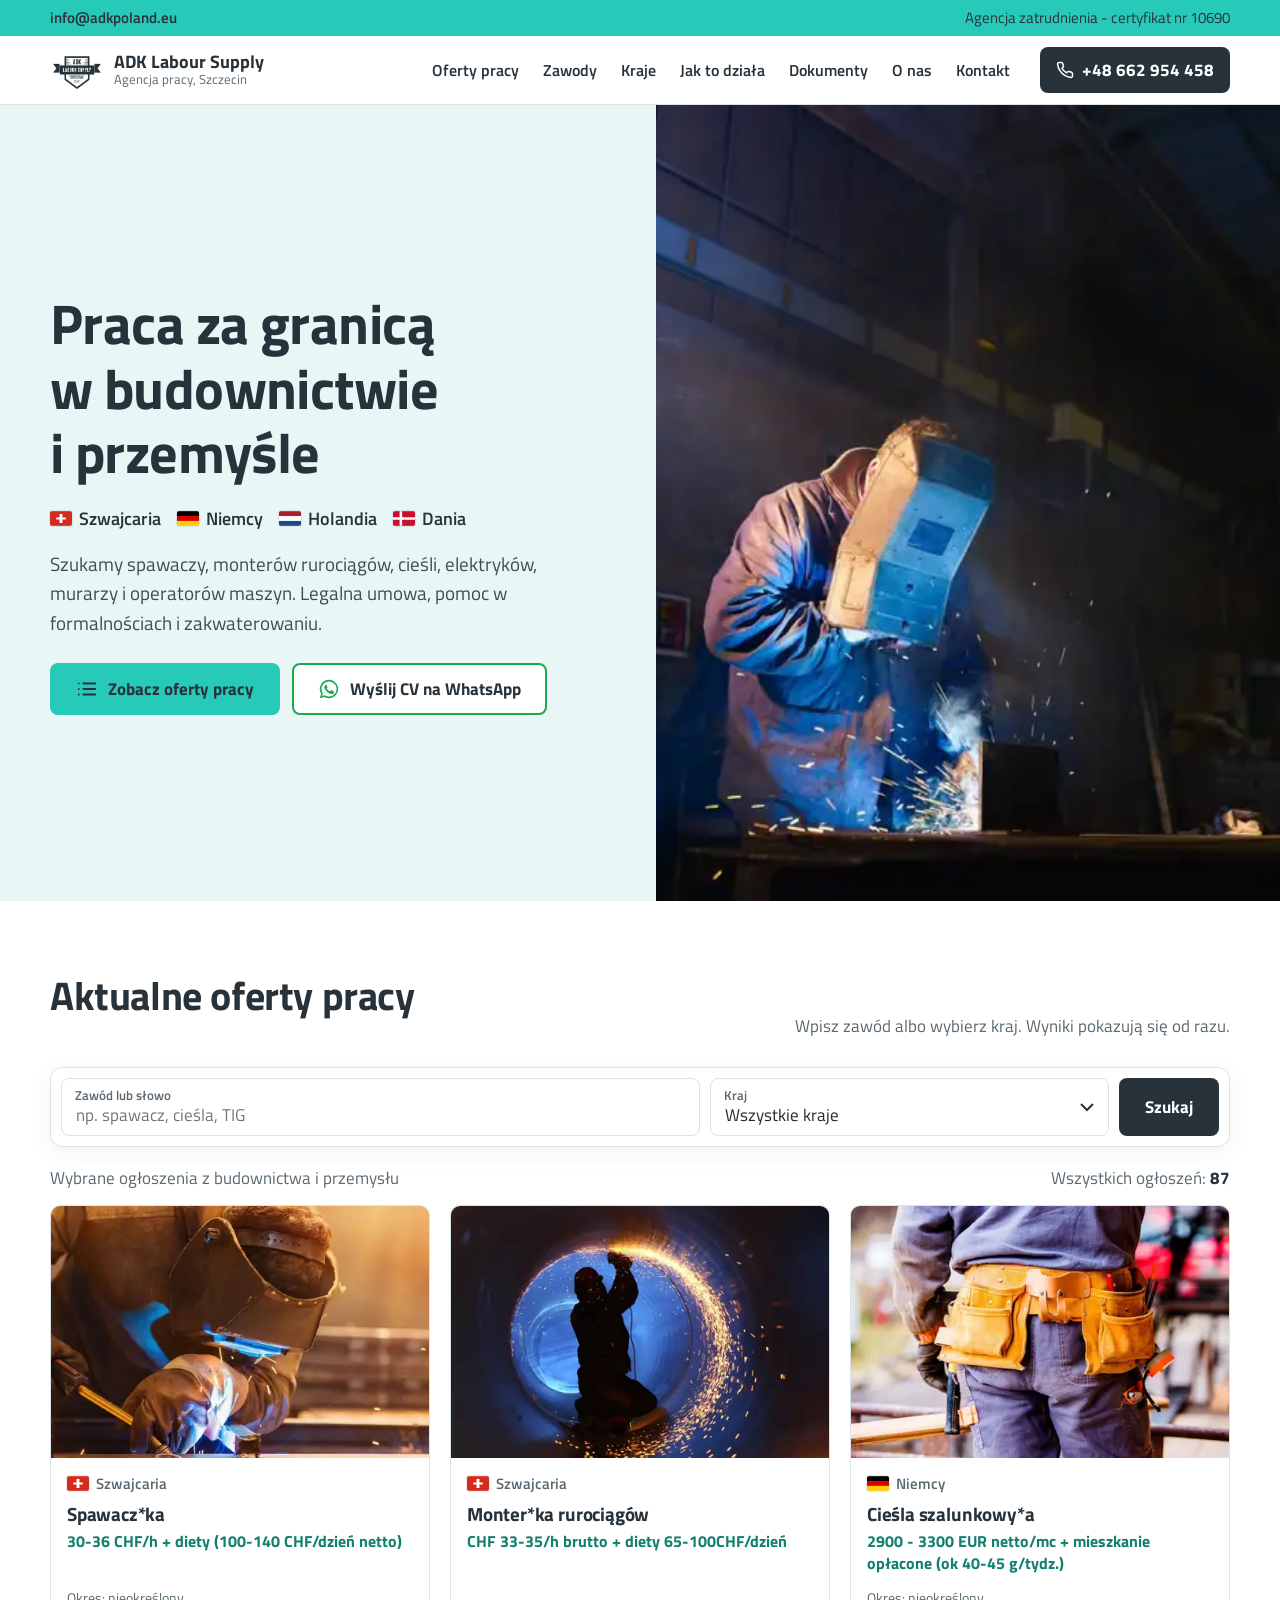
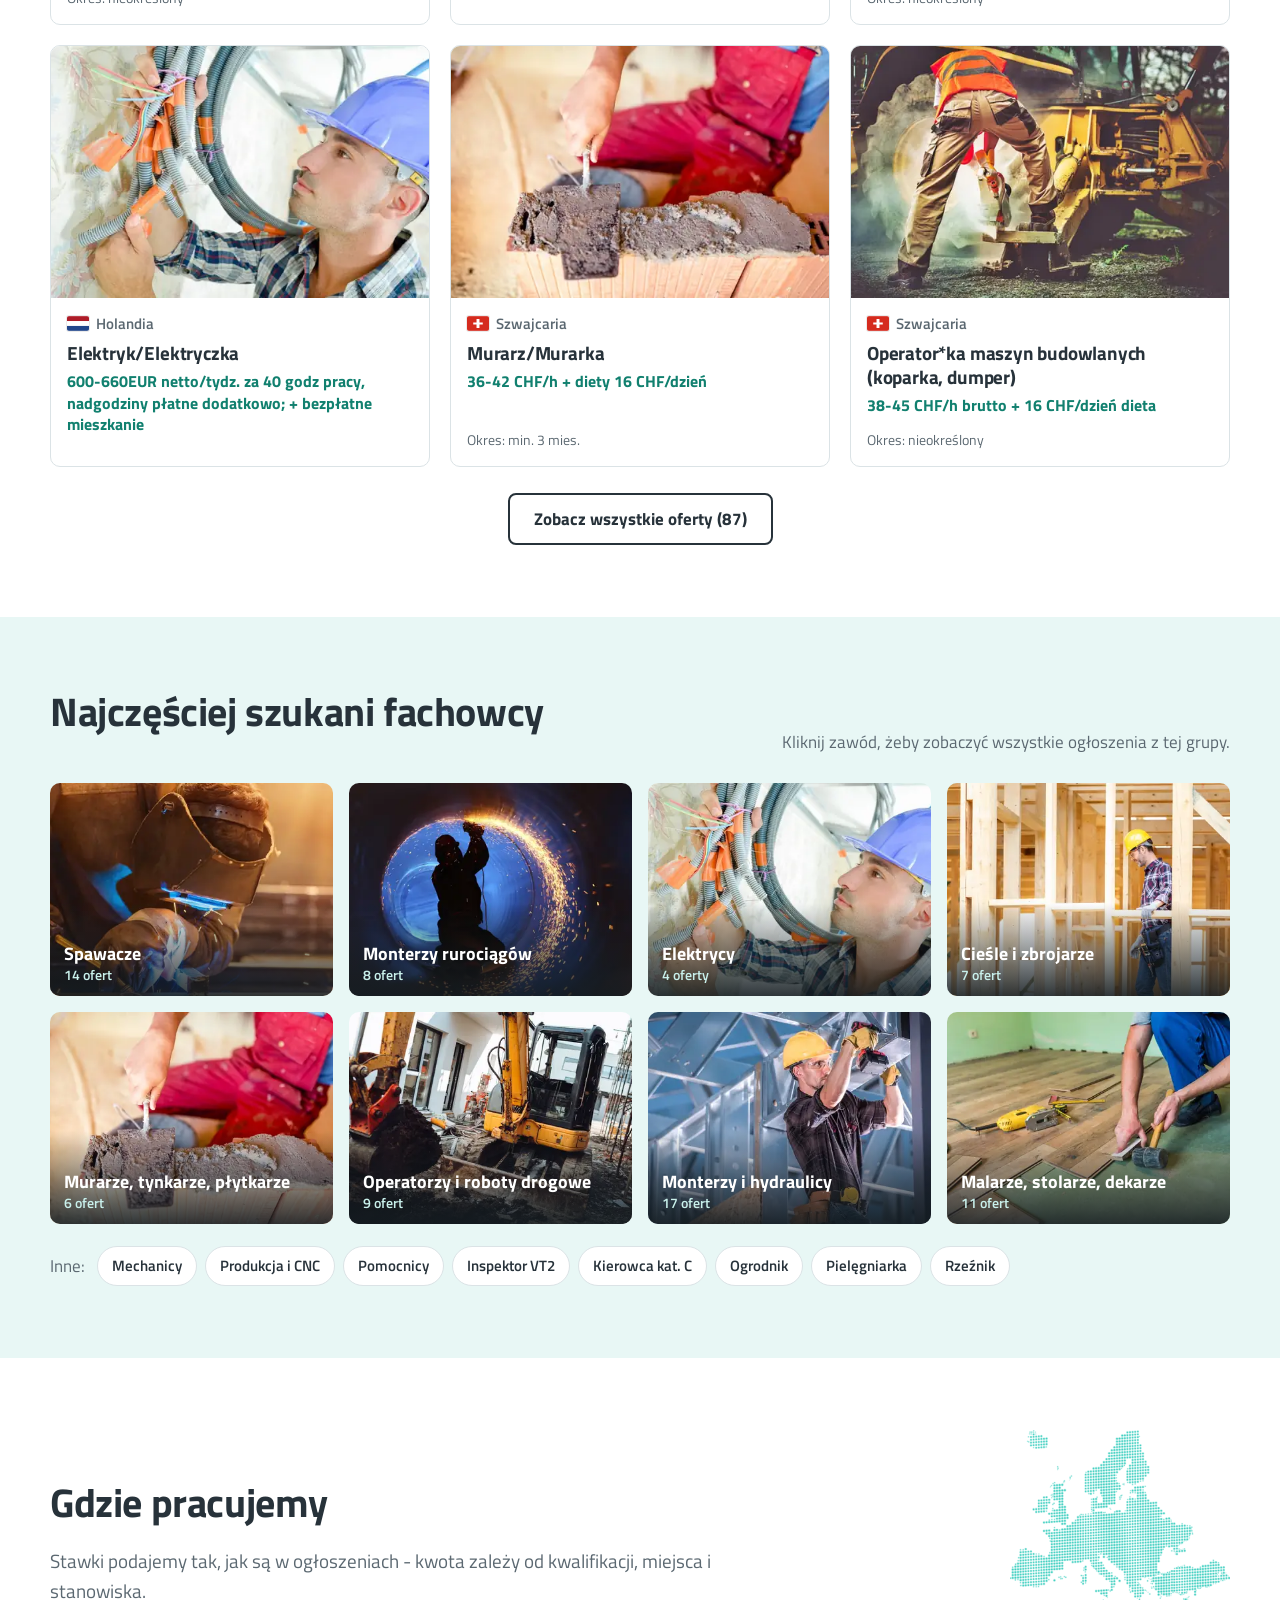
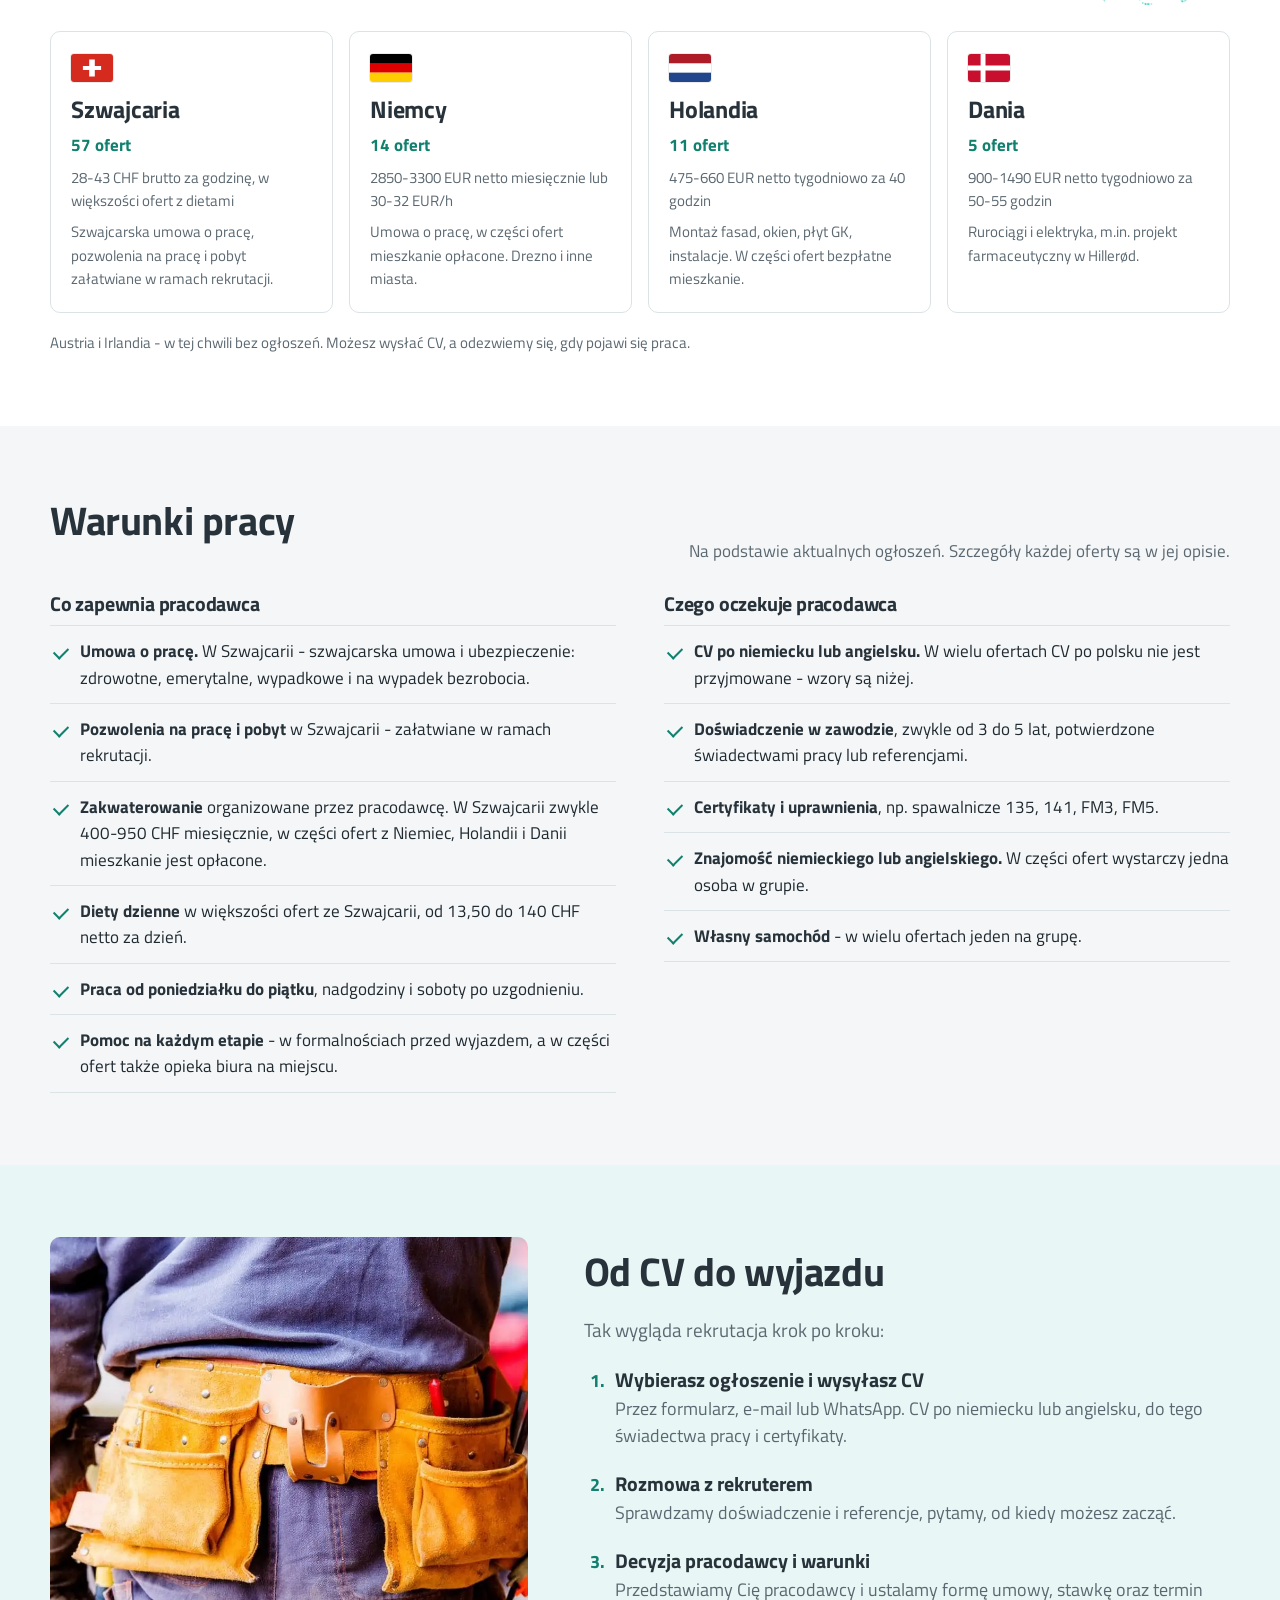
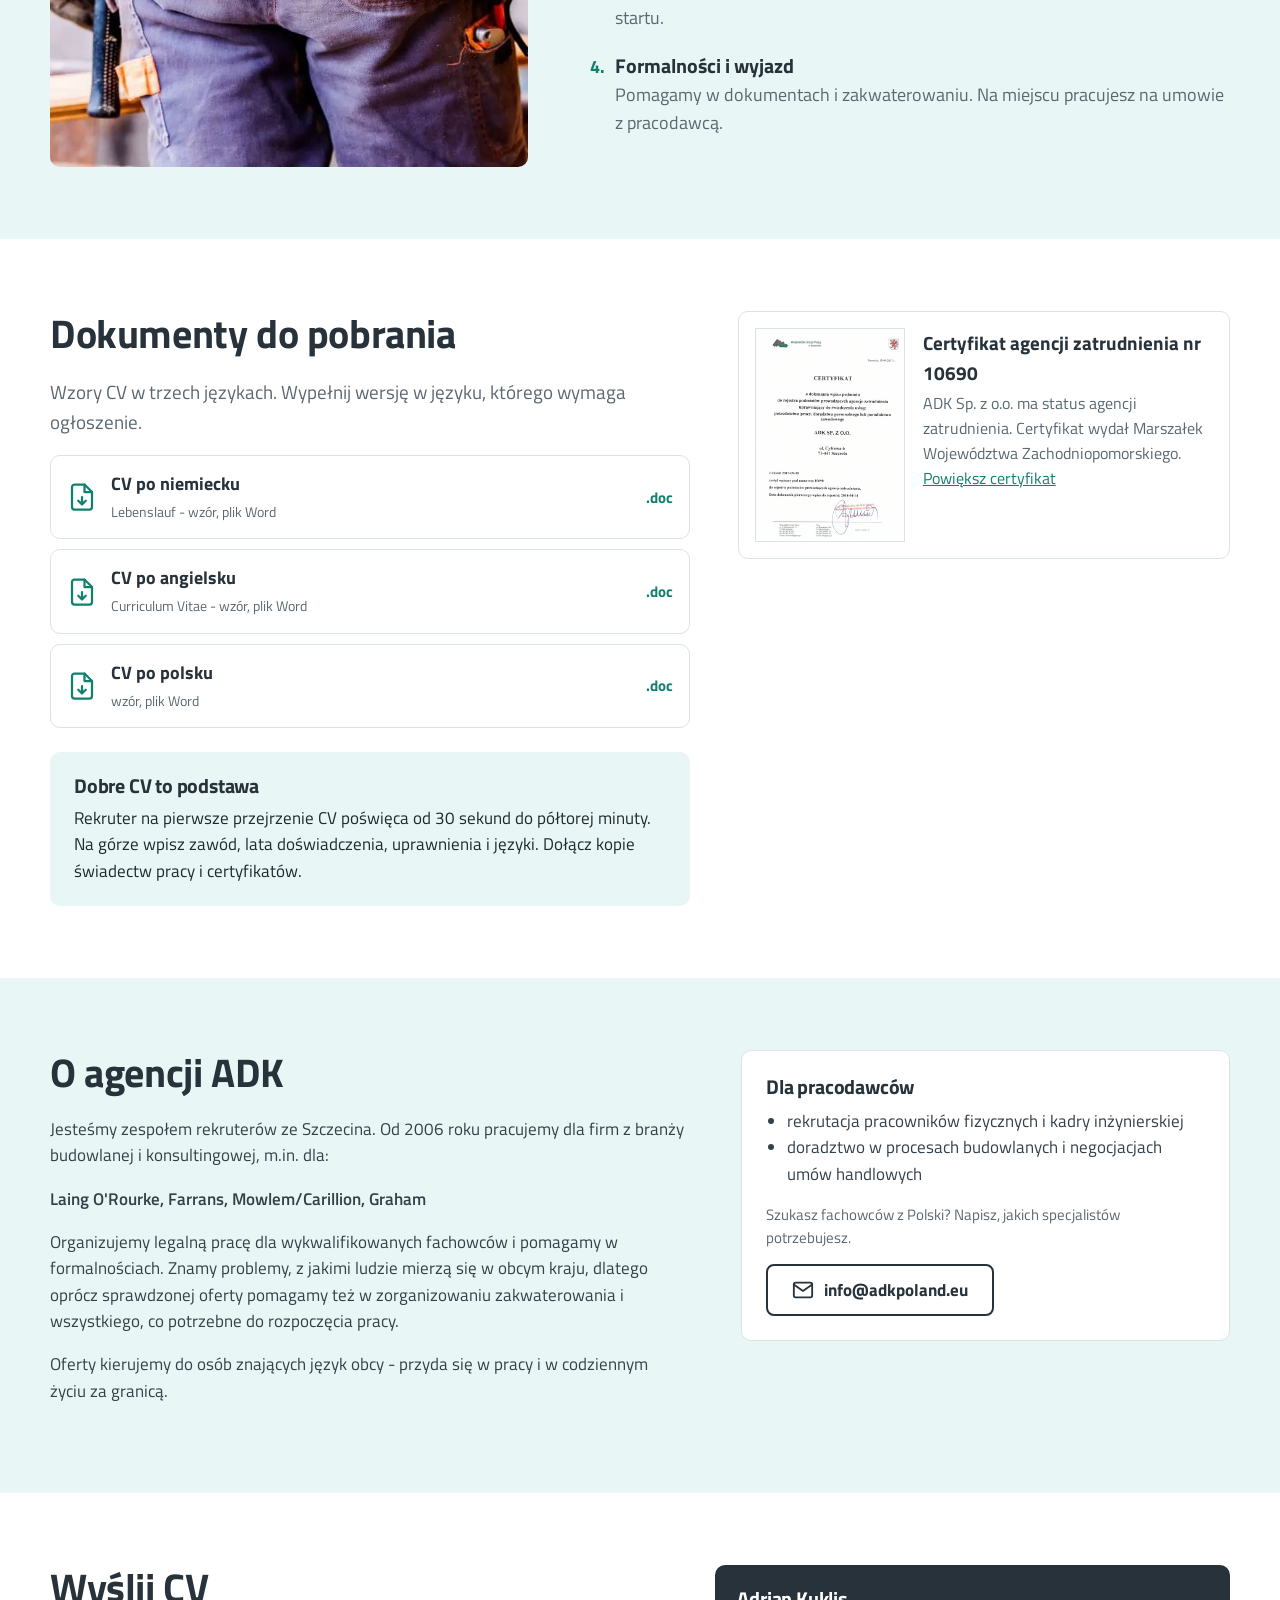
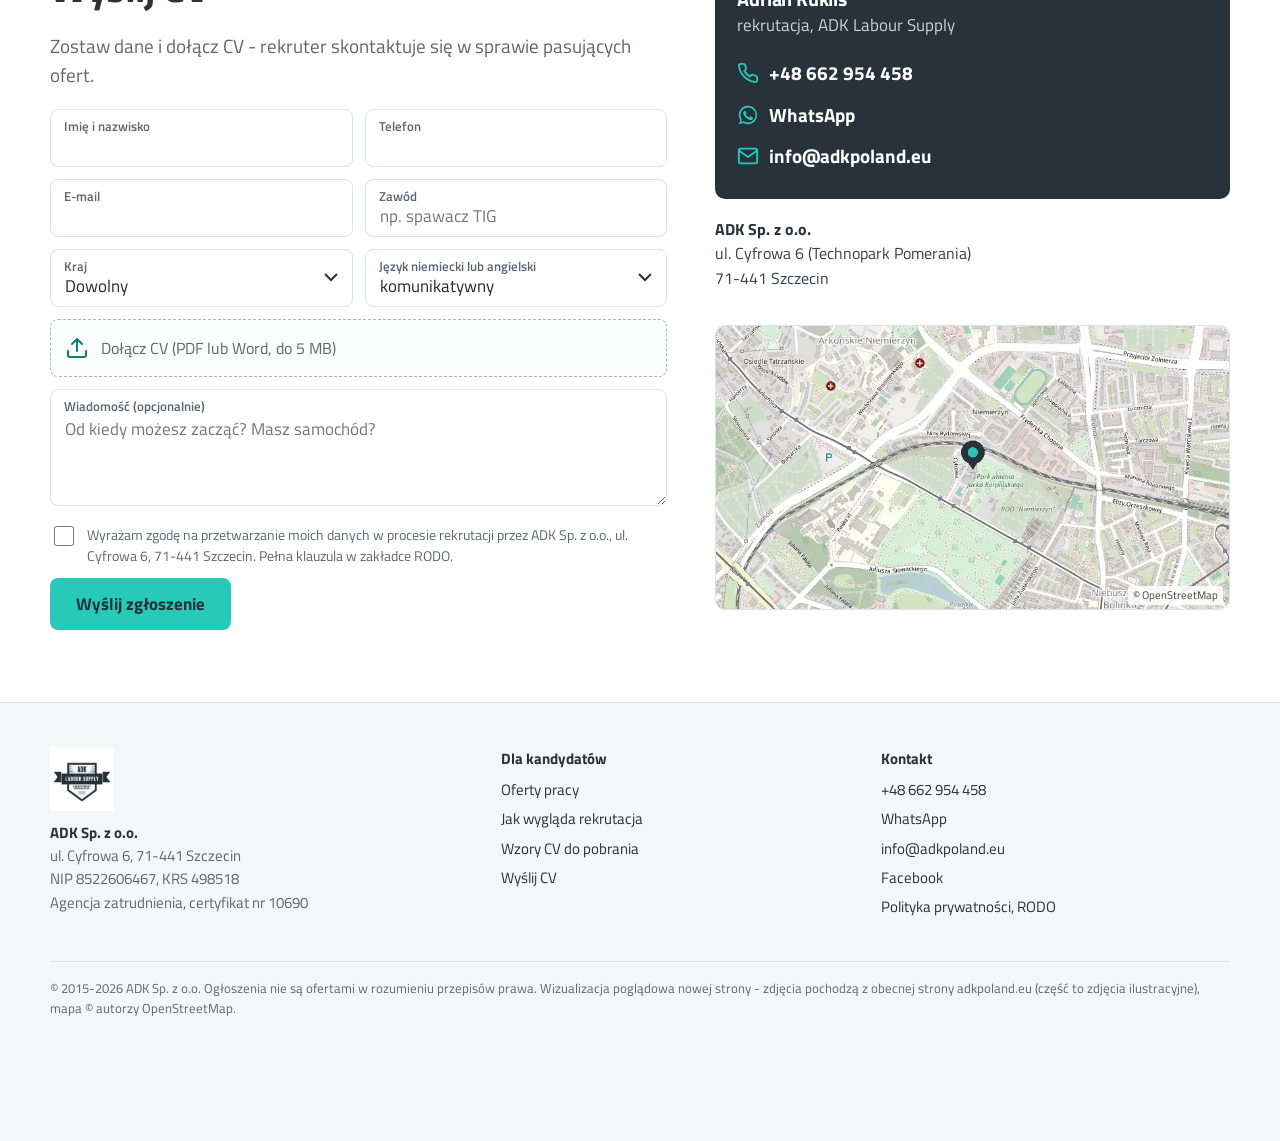
<file: index.html>
<!doctype html>
<html lang="pl">
<head>
<meta charset="utf-8">
<meta name="viewport" content="width=device-width,initial-scale=1,viewport-fit=cover">
<meta name="robots" content="noindex,nofollow">
<title>Praca za granicą w budownictwie i przemyśle | ADK Labour Supply, Szczecin</title>
<meta name="description" content="Agencja pośrednictwa pracy ADK ze Szczecina. Aktualne oferty pracy w Szwajcarii, Niemczech, Holandii i Danii dla spawaczy, monterów rurociągów, cieśli, elektryków i murarzy.">
<meta name="theme-color" content="#27c9b8">
<link rel="icon" type="image/png" href="img/favicon.png">
<link rel="preconnect" href="https://fonts.googleapis.com">
<link rel="preconnect" href="https://fonts.gstatic.com" crossorigin>
<link rel="stylesheet" href="https://fonts.googleapis.com/css2?family=Titillium+Web:wght@400;600;700&amp;display=swap">
<link rel="preload" as="image" href="img/hero-800.webp" imagesrcset="img/hero-800.webp 800w, img/hero-1400.webp 1400w" imagesizes="(max-width:760px) 100vw, 50vw">
<link rel="stylesheet" href="style.css">
</head>
<body>
<!-- WIZUALIZACJA POGLADOWA nowej strony ADK Labour Supply. Tresci i ogloszenia pobrane z adkpoland.eu (29.10.2026). -->
<div class="topbar"><div class="wrap"><a href="mailto:info@adkpoland.eu">info@adkpoland.eu</a><span>Agencja zatrudnienia - certyfikat nr 10690</span></div></div>
<header class="site"><div class="wrap">
<a class="brand" href="./"><img src="img/logo-adk-180.webp" width="54" height="54" alt="ADK Labour Supply"><span><b>ADK Labour Supply</b><small>Agencja pracy, Szczecin</small></span></a>
<nav class="menu" aria-label="Menu główne"><a href="#oferty">Oferty pracy</a><a href="#zawody">Zawody</a><a href="#kraje">Kraje</a><a href="#jak">Jak to działa</a><a href="#dokumenty">Dokumenty</a><a href="#o-nas">O nas</a><a href="#kontakt">Kontakt</a></nav>
<a class="head-tel" href="tel:+48662954458"><svg viewBox="0 0 24 24" fill="none" stroke="currentColor" stroke-width="2" stroke-linecap="round" stroke-linejoin="round" aria-hidden="true"><path d="M22 16.9v3a2 2 0 0 1-2.2 2 19.8 19.8 0 0 1-8.6-3.1 19.5 19.5 0 0 1-6-6A19.8 19.8 0 0 1 2.1 4.2 2 2 0 0 1 4.1 2h3a2 2 0 0 1 2 1.7c.1.9.4 1.8.7 2.7a2 2 0 0 1-.5 2.1L8 9.8a16 16 0 0 0 6 6l1.3-1.3a2 2 0 0 1 2.1-.4c.9.3 1.8.6 2.7.7a2 2 0 0 1 1.7 2z"/></svg>+48 662 954 458</a>
<button class="burger" type="button" aria-label="Menu" aria-expanded="false" aria-controls="panel"><svg viewBox="0 0 24 24" fill="none" stroke="currentColor" stroke-width="2.2" stroke-linecap="round" aria-hidden="true"><path d="M4 7h16M4 12h16M4 17h16"/></svg></button>
</div></header>
<div class="panel" id="panel" hidden>
<a href="oferty.html">Oferty pracy</a><a href="#zawody">Zawody</a><a href="#kraje">Kraje</a><a href="#jak">Jak to działa</a><a href="#dokumenty">Dokumenty i CV</a><a href="#o-nas">O nas</a><a href="#kontakt">Kontakt</a>
<div class="panel-k"><a class="btn btn-n" href="tel:+48662954458"><svg viewBox="0 0 24 24" fill="none" stroke="currentColor" stroke-width="2" stroke-linecap="round" stroke-linejoin="round" aria-hidden="true"><path d="M22 16.9v3a2 2 0 0 1-2.2 2 19.8 19.8 0 0 1-8.6-3.1 19.5 19.5 0 0 1-6-6A19.8 19.8 0 0 1 2.1 4.2 2 2 0 0 1 4.1 2h3a2 2 0 0 1 2 1.7c.1.9.4 1.8.7 2.7a2 2 0 0 1-.5 2.1L8 9.8a16 16 0 0 0 6 6l1.3-1.3a2 2 0 0 1 2.1-.4c.9.3 1.8.6 2.7.7a2 2 0 0 1 1.7 2z"/></svg>Zadzwoń +48 662 954 458</a><a class="btn btn-wa" href="https://wa.me/48662954458?text=Dzie%C5%84%20dobry%2C%20chc%C4%99%20wys%C5%82a%C4%87%20CV.%20Zaw%C3%B3d%3A%20"><svg viewBox="0 0 24 24" fill="currentColor" aria-hidden="true"><path d="M12 2a10 10 0 0 0-8.6 15.1L2 22l5-1.3A10 10 0 1 0 12 2zm0 18.2c-1.5 0-3-.4-4.2-1.2l-.3-.2-3 .8.8-2.9-.2-.3A8.2 8.2 0 1 1 12 20.2zm4.5-6.1c-.2-.1-1.5-.7-1.7-.8-.2-.1-.4-.1-.6.1l-.8 1c-.1.2-.3.2-.5.1a6.7 6.7 0 0 1-3.3-2.9c-.3-.4.2-.4.7-1.3.1-.2 0-.3 0-.4l-.8-1.8c-.2-.5-.4-.4-.6-.4h-.5a1 1 0 0 0-.7.3 3 3 0 0 0-.9 2.2 5.2 5.2 0 0 0 1.1 2.7 11.8 11.8 0 0 0 4.5 4c1.7.7 2.3.8 3.2.6a2.7 2.7 0 0 0 1.7-1.2 2.2 2.2 0 0 0 .2-1.2c-.1-.1-.2-.2-.5-.3z"/></svg>Napisz na WhatsApp</a></div>
</div>
<main>
<section class="hero" style="padding:0" aria-labelledby="h1">
<figure class="hero-foto"><img src="img/hero-800.webp" srcset="img/hero-800.webp 800w, img/hero-1400.webp 1400w" sizes="(max-width:760px) 100vw, 50vw" width="1400" height="940" alt="Spawacz przy pracy w hali produkcyjnej" fetchpriority="high"></figure>
<div class="hero-in">
<h1 id="h1">Praca za granicą w&nbsp;budownictwie i&nbsp;przemyśle</h1>
<ul class="kraje-linia" aria-label="Kraje"><li><svg class="flag" viewBox="0 0 30 20" aria-hidden="true"><rect width="30" height="20" fill="#d52b1e"/><path d="M13 4h4v4.5h4.5v3H17V16h-4v-4.5H8.5v-3H13z" fill="#fff"/></svg>Szwajcaria</li><li><svg class="flag" viewBox="0 0 30 20" aria-hidden="true"><rect width="30" height="7" fill="#000"/><rect y="6.67" width="30" height="6.67" fill="#dd0000"/><rect y="13.33" width="30" height="6.67" fill="#ffce00"/></svg>Niemcy</li><li><svg class="flag" viewBox="0 0 30 20" aria-hidden="true"><rect width="30" height="7" fill="#ae1c28"/><rect y="6.67" width="30" height="6.67" fill="#fff"/><rect y="13.33" width="30" height="6.67" fill="#21468b"/></svg>Holandia</li><li><svg class="flag" viewBox="0 0 30 20" aria-hidden="true"><rect width="30" height="20" fill="#c8102e"/><path d="M9 0h3.5v20H9zM0 8.25h30v3.5H0z" fill="#fff"/></svg>Dania</li></ul>
<p class="lead">Szukamy spawaczy, monterów rurociągów, cieśli, elektryków, murarzy i operatorów maszyn. Legalna umowa, pomoc w formalnościach i zakwaterowaniu.</p>
<div class="cta" data-straz><a class="btn btn-p" href="#oferty"><svg viewBox="0 0 24 24" fill="none" stroke="currentColor" stroke-width="2" stroke-linecap="round" aria-hidden="true"><path d="M8 6h13M8 12h13M8 18h13M3 6h.01M3 12h.01M3 18h.01"/></svg>Zobacz oferty pracy</a><a class="btn btn-wa" href="https://wa.me/48662954458?text=Dzie%C5%84%20dobry%2C%20chc%C4%99%20wys%C5%82a%C4%87%20CV.%20Zaw%C3%B3d%3A%20"><svg viewBox="0 0 24 24" fill="currentColor" aria-hidden="true"><path d="M12 2a10 10 0 0 0-8.6 15.1L2 22l5-1.3A10 10 0 1 0 12 2zm0 18.2c-1.5 0-3-.4-4.2-1.2l-.3-.2-3 .8.8-2.9-.2-.3A8.2 8.2 0 1 1 12 20.2zm4.5-6.1c-.2-.1-1.5-.7-1.7-.8-.2-.1-.4-.1-.6.1l-.8 1c-.1.2-.3.2-.5.1a6.7 6.7 0 0 1-3.3-2.9c-.3-.4.2-.4.7-1.3.1-.2 0-.3 0-.4l-.8-1.8c-.2-.5-.4-.4-.6-.4h-.5a1 1 0 0 0-.7.3 3 3 0 0 0-.9 2.2 5.2 5.2 0 0 0 1.1 2.7 11.8 11.8 0 0 0 4.5 4c1.7.7 2.3.8 3.2.6a2.7 2.7 0 0 0 1.7-1.2 2.2 2.2 0 0 0 .2-1.2c-.1-.1-.2-.2-.5-.3z"/></svg>Wyślij CV na WhatsApp</a></div>
<p class="hero-tel">lub zadzwoń: <a href="tel:+48662954458">+48 662 954 458</a></p>
</div>
</section>

<section id="oferty" aria-labelledby="h-of">
<div class="wrap">
<div class="sek-head"><h2 id="h-of">Aktualne oferty pracy</h2><p>Wpisz zawód albo wybierz kraj. Wyniki pokazują się od razu.</p></div>
<form class="szukaj" id="szukaj" role="search">
<div class="pole"><label for="q">Zawód lub słowo</label><input id="q" type="search" placeholder="np. spawacz, cieśla, TIG" autocomplete="off" list="zawody-lista"></div>
<div class="pole"><label for="k">Kraj</label><select id="k"><option value="">Wszystkie kraje</option><option value="Szwajcaria">Szwajcaria</option><option value="Niemcy">Niemcy</option><option value="Holandia">Holandia</option><option value="Dania">Dania</option></select></div>
<button class="btn btn-n" type="submit">Szukaj</button>
</form>
<datalist id="zawody-lista"><option value="spawacz"><option value="monter rurociągów"><option value="cieśla"><option value="elektryk"><option value="murarz"><option value="zbrojarz"><option value="operator"><option value="malarz"><option value="hydraulik"><option value="dekarz"></datalist>
<div class="wynik-info" id="info" aria-live="polite"></div>
<div class="karty" id="lista" data-tryb="glowna" data-wyrozn="spawacz-ka-szwajcaria,monter-ka-rurociagow-szwajcaria-2,ciesla-szalunkowy-a-niemcy,elektryk-elektryczka-holandia,murarz-murarka-szwajcaria,operatorka-maszyn-budowlanych-szwajcaria"></div>
<div class="wiecej" id="wiecej"><a class="btn btn-o" href="oferty.html">Zobacz wszystkie oferty</a></div>
</div>
</section>

<section id="zawody" class="tlo" aria-labelledby="h-zaw">
<div class="wrap">
<div class="sek-head"><h2 id="h-zaw">Najczęściej szukani fachowcy</h2><p>Kliknij zawód, żeby zobaczyć wszystkie ogłoszenia z tej grupy.</p></div>
<div class="zawody"><a class="zaw" href="oferty.html?g=spawacze"><img src="img/o-spawacz-mag-mig-wig-niemcy-a.webp" width="480" height="320" loading="lazy" decoding="async" alt=""><span>Spawacze<small data-licz-g="spawacze"></small></span></a><a class="zaw" href="oferty.html?g=rurociagi"><img src="img/o-adobestock-95311027-scaled-e.webp" width="480" height="320" loading="lazy" decoding="async" alt=""><span>Monterzy rurociągów<small data-licz-g="rurociagi"></small></span></a><a class="zaw" href="oferty.html?g=elektrycy"><img src="img/o-elektryk-niemcy-3-adk.webp" width="480" height="320" loading="lazy" decoding="async" alt=""><span>Elektrycy<small data-licz-g="elektrycy"></small></span></a><a class="zaw" href="oferty.html?g=ciesle"><img src="img/o-ciesla-budowlany-praca-za-gr.webp" width="480" height="320" loading="lazy" decoding="async" alt=""><span>Cieśle i zbrojarze<small data-licz-g="ciesle"></small></span></a><a class="zaw" href="oferty.html?g=murarze"><img src="img/o-murarz-praca-za-granica-adk.webp" width="480" height="320" loading="lazy" decoding="async" alt=""><span>Murarze, tynkarze, płytkarze<small data-licz-g="murarze"></small></span></a><a class="zaw" href="oferty.html?g=maszyny"><img src="img/o-construction-site-details-wi.webp" width="480" height="320" loading="lazy" decoding="async" alt=""><span>Operatorzy i roboty drogowe<small data-licz-g="maszyny"></small></span></a><a class="zaw" href="oferty.html?g=montaz"><img src="img/o-worker-on-the-building-frame.webp" width="480" height="320" loading="lazy" decoding="async" alt=""><span>Monterzy i hydraulicy<small data-licz-g="montaz"></small></span></a><a class="zaw" href="oferty.html?g=wykonczenia"><img src="img/o-parkieciarz-szwajcaria.webp" width="480" height="320" loading="lazy" decoding="async" alt=""><span>Malarze, stolarze, dekarze<small data-licz-g="wykonczenia"></small></span></a></div>
<div class="chipy"><span>Inne:</span><a class="chip" href="oferty.html?g=mechanicy">Mechanicy</a><a class="chip" href="oferty.html?g=produkcja">Produkcja i CNC</a><a class="chip" href="oferty.html?q=pomocnik">Pomocnicy</a><a class="chip" href="oferty.html?q=inspektor">Inspektor VT2</a><a class="chip" href="oferty.html?q=kierowca">Kierowca kat. C</a><a class="chip" href="oferty.html?q=ogrodnik">Ogrodnik</a><a class="chip" href="oferty.html?q=pielęgnia">Pielęgniarka</a><a class="chip" href="oferty.html?q=rzeźnik">Rzeźnik</a></div>
</div>
</section>

<section id="kraje" aria-labelledby="h-kr">
<div class="wrap">
<div class="kraje-head"><div><h2 id="h-kr">Gdzie pracujemy</h2><p class="lead" style="margin:0">Stawki podajemy tak, jak są w ogłoszeniach - kwota zależy od kwalifikacji, miejsca i stanowiska.</p></div><img src="img/mapa-europy.png" width="300" height="239" alt="" loading="lazy"></div>
<div class="kraje"><a class="kraj" href="oferty.html?k=Szwajcaria"><svg class="flag" viewBox="0 0 30 20" aria-hidden="true"><rect width="30" height="20" fill="#d52b1e"/><path d="M13 4h4v4.5h4.5v3H17V16h-4v-4.5H8.5v-3H13z" fill="#fff"/></svg><h3>Szwajcaria</h3><b data-licz-k="Szwajcaria"></b><p>28-43 CHF brutto za godzinę, w większości ofert z dietami</p><p>Szwajcarska umowa o pracę, pozwolenia na pracę i pobyt załatwiane w ramach rekrutacji.</p></a><a class="kraj" href="oferty.html?k=Niemcy"><svg class="flag" viewBox="0 0 30 20" aria-hidden="true"><rect width="30" height="7" fill="#000"/><rect y="6.67" width="30" height="6.67" fill="#dd0000"/><rect y="13.33" width="30" height="6.67" fill="#ffce00"/></svg><h3>Niemcy</h3><b data-licz-k="Niemcy"></b><p>2850-3300 EUR netto miesięcznie lub 30-32 EUR/h</p><p>Umowa o pracę, w części ofert mieszkanie opłacone. Drezno i inne miasta.</p></a><a class="kraj" href="oferty.html?k=Holandia"><svg class="flag" viewBox="0 0 30 20" aria-hidden="true"><rect width="30" height="7" fill="#ae1c28"/><rect y="6.67" width="30" height="6.67" fill="#fff"/><rect y="13.33" width="30" height="6.67" fill="#21468b"/></svg><h3>Holandia</h3><b data-licz-k="Holandia"></b><p>475-660 EUR netto tygodniowo za 40 godzin</p><p>Montaż fasad, okien, płyt GK, instalacje. W części ofert bezpłatne mieszkanie.</p></a><a class="kraj" href="oferty.html?k=Dania"><svg class="flag" viewBox="0 0 30 20" aria-hidden="true"><rect width="30" height="20" fill="#c8102e"/><path d="M9 0h3.5v20H9zM0 8.25h30v3.5H0z" fill="#fff"/></svg><h3>Dania</h3><b data-licz-k="Dania"></b><p>900-1490 EUR netto tygodniowo za 50-55 godzin</p><p>Rurociągi i elektryka, m.in. projekt farmaceutyczny w Hillerød.</p></a></div>
<p class="kraje-uw">Austria i Irlandia - w tej chwili bez ogłoszeń. Możesz wysłać CV, a odezwiemy się, gdy pojawi się praca.</p>
</div>
</section>

<section id="warunki" class="tlo2" aria-labelledby="h-war">
<div class="wrap">
<div class="sek-head"><h2 id="h-war">Warunki pracy</h2><p>Na podstawie aktualnych ogłoszeń. Szczegóły każdej oferty są w jej opisie.</p></div>
<div class="dwie">
<div><h3>Co zapewnia pracodawca</h3><ul class="lista">
<li><b>Umowa o pracę.</b> W Szwajcarii - szwajcarska umowa i ubezpieczenie: zdrowotne, emerytalne, wypadkowe i na wypadek bezrobocia.</li>
<li><b>Pozwolenia na pracę i pobyt</b> w Szwajcarii - załatwiane w ramach rekrutacji.</li>
<li><b>Zakwaterowanie</b> organizowane przez pracodawcę. W Szwajcarii zwykle 400-950 CHF miesięcznie, w części ofert z Niemiec, Holandii i Danii mieszkanie jest opłacone.</li>
<li><b>Diety dzienne</b> w większości ofert ze Szwajcarii, od 13,50 do 140 CHF netto za dzień.</li>
<li><b>Praca od poniedziałku do piątku</b>, nadgodziny i soboty po uzgodnieniu.</li>
<li><b>Pomoc na każdym etapie</b> - w formalnościach przed wyjazdem, a w części ofert także opieka biura na miejscu.</li>
</ul></div>
<div><h3>Czego oczekuje pracodawca</h3><ul class="lista">
<li><b>CV po niemiecku lub angielsku.</b> W wielu ofertach CV po polsku nie jest przyjmowane - wzory są niżej.</li>
<li><b>Doświadczenie w zawodzie</b>, zwykle od 3 do 5 lat, potwierdzone świadectwami pracy lub referencjami.</li>
<li><b>Certyfikaty i uprawnienia</b>, np. spawalnicze 135, 141, FM3, FM5.</li>
<li><b>Znajomość niemieckiego lub angielskiego.</b> W części ofert wystarczy jedna osoba w grupie.</li>
<li><b>Własny samochód</b> - w wielu ofertach jeden na grupę.</li>
</ul></div>
</div>
</div>
</section>

<section id="jak" class="tlo" aria-labelledby="h-jak">
<div class="wrap jak">
<figure><img src="img/jak-dziala.webp" width="900" height="1000" loading="lazy" decoding="async" alt="Cieśla szalunkowy z pasem narzędziowym na budowie"></figure>
<div>
<h2 id="h-jak">Od CV do wyjazdu</h2>
<p class="lead">Tak wygląda rekrutacja krok po kroku:</p>
<ol class="kroki">
<li><b>Wybierasz ogłoszenie i wysyłasz CV</b><span>Przez formularz, e-mail lub WhatsApp. CV po niemiecku lub angielsku, do tego świadectwa pracy i certyfikaty.</span></li>
<li><b>Rozmowa z rekruterem</b><span>Sprawdzamy doświadczenie i referencje, pytamy, od kiedy możesz zacząć.</span></li>
<li><b>Decyzja pracodawcy i warunki</b><span>Przedstawiamy Cię pracodawcy i ustalamy formę umowy, stawkę oraz termin startu.</span></li>
<li><b>Formalności i wyjazd</b><span>Pomagamy w dokumentach i zakwaterowaniu. Na miejscu pracujesz na umowie z pracodawcą.</span></li>
</ol>
</div>
</div>
</section>

<section id="dokumenty" aria-labelledby="h-dok">
<div class="wrap dok">
<div>
<h2 id="h-dok">Dokumenty do pobrania</h2>
<p class="lead">Wzory CV w trzech językach. Wypełnij wersję w języku, którego wymaga ogłoszenie.</p>
<div class="pliki">
<a class="plik" href="https://www.adkpoland.eu/wp-content/uploads/2021/01/CV-kandydata-po-niemiecku.doc1_.doc"><svg viewBox="0 0 24 24" fill="none" stroke="currentColor" stroke-width="1.8" stroke-linecap="round" stroke-linejoin="round" aria-hidden="true"><path d="M14 2H6a2 2 0 0 0-2 2v16a2 2 0 0 0 2 2h12a2 2 0 0 0 2-2V8z"/><path d="M14 2v6h6M12 18v-6M9 15l3 3 3-3"/></svg><span><b>CV po niemiecku</b><small>Lebenslauf - wzór, plik Word</small></span><em>.doc</em></a>
<a class="plik" href="https://www.adkpoland.eu/wp-content/uploads/2021/02/CV-kandydata.po-angielsku.doc"><svg viewBox="0 0 24 24" fill="none" stroke="currentColor" stroke-width="1.8" stroke-linecap="round" stroke-linejoin="round" aria-hidden="true"><path d="M14 2H6a2 2 0 0 0-2 2v16a2 2 0 0 0 2 2h12a2 2 0 0 0 2-2V8z"/><path d="M14 2v6h6M12 18v-6M9 15l3 3 3-3"/></svg><span><b>CV po angielsku</b><small>Curriculum Vitae - wzór, plik Word</small></span><em>.doc</em></a>
<a class="plik" href="https://www.adkpoland.eu/wp-content/uploads/2017/09/CV-kandydata.doc"><svg viewBox="0 0 24 24" fill="none" stroke="currentColor" stroke-width="1.8" stroke-linecap="round" stroke-linejoin="round" aria-hidden="true"><path d="M14 2H6a2 2 0 0 0-2 2v16a2 2 0 0 0 2 2h12a2 2 0 0 0 2-2V8z"/><path d="M14 2v6h6M12 18v-6M9 15l3 3 3-3"/></svg><span><b>CV po polsku</b><small>wzór, plik Word</small></span><em>.doc</em></a>
</div>
<div class="rada"><h3>Dobre CV to podstawa</h3><p>Rekruter na pierwsze przejrzenie CV poświęca od 30 sekund do półtorej minuty. Na górze wpisz zawód, lata doświadczenia, uprawnienia i języki. Dołącz kopie świadectw pracy i certyfikatów.</p></div>
</div>
<figure class="cert"><a href="img/certyfikat-1200.webp"><img src="img/certyfikat-480.webp" width="480" height="685" loading="lazy" alt="Certyfikat agencji zatrudnienia ADK Sp. z o.o., nr 10690"></a>
<figcaption><b>Certyfikat agencji zatrudnienia nr 10690</b>ADK Sp. z o.o. ma status agencji zatrudnienia. Certyfikat wydał Marszałek Województwa Zachodniopomorskiego. <a href="img/certyfikat-1200.webp">Powiększ certyfikat</a></figcaption></figure>
</div>
</section>

<section id="o-nas" class="tlo" aria-labelledby="h-on">
<div class="wrap onas">
<div>
<h2 id="h-on">O agencji ADK</h2>
<p>Jesteśmy zespołem rekruterów ze Szczecina. Od 2006 roku pracujemy dla firm z branży budowlanej i konsultingowej, m.in. dla:</p>
<p class="firmy">Laing O'Rourke, Farrans, Mowlem/Carillion, Graham</p>
<p>Organizujemy legalną pracę dla wykwalifikowanych fachowców i pomagamy w formalnościach. Znamy problemy, z jakimi ludzie mierzą się w obcym kraju, dlatego oprócz sprawdzonej oferty pomagamy też w zorganizowaniu zakwaterowania i wszystkiego, co potrzebne do rozpoczęcia pracy.</p>
<p>Oferty kierujemy do osób znających język obcy - przyda się w pracy i w codziennym życiu za granicą.</p>
</div>
<div class="dla-firm">
<h3>Dla pracodawców</h3>
<ul><li>rekrutacja pracowników fizycznych i kadry inżynierskiej</li><li>doradztwo w procesach budowlanych i negocjacjach umów handlowych</li></ul>
<p style="color:var(--muted);font-size:15px">Szukasz fachowców z Polski? Napisz, jakich specjalistów potrzebujesz.</p>
<a class="btn btn-o" href="mailto:info@adkpoland.eu?subject=Rekrutacja%20pracownik%C3%B3w"><svg viewBox="0 0 24 24" fill="none" stroke="currentColor" stroke-width="2" stroke-linecap="round" stroke-linejoin="round" aria-hidden="true"><rect x="2" y="4" width="20" height="16" rx="2"/><path d="m22 6-10 7L2 6"/></svg>info@adkpoland.eu</a>
</div>
</div>
</section>

<section id="kontakt" aria-labelledby="h-kon">
<div class="wrap kontakt">
<div>
<h2 id="h-kon">Wyślij CV</h2>
<p class="lead">Zostaw dane i dołącz CV - rekruter skontaktuje się w sprawie pasujących ofert.</p>
<form class="cv" data-makieta>
<div class="pole"><label for="f-im">Imię i nazwisko</label><input id="f-im" required autocomplete="name"></div>
<div class="pole"><label for="f-tel">Telefon</label><input id="f-tel" type="tel" required autocomplete="tel" inputmode="tel"></div>
<div class="pole"><label for="f-mail">E-mail</label><input id="f-mail" type="email" autocomplete="email"></div>
<div class="pole"><label for="f-zaw">Zawód</label><input id="f-zaw" placeholder="np. spawacz TIG" required></div>
<div class="pole"><label for="f-kr">Kraj</label><select id="f-kr"><option value="">Dowolny</option><option>Szwajcaria</option><option>Niemcy</option><option>Holandia</option><option>Dania</option><option>Austria</option><option>Irlandia</option></select></div>
<div class="pole"><label for="f-jez">Język niemiecki lub angielski</label><select id="f-jez"><option>brak</option><option>słaby</option><option selected>komunikatywny</option><option>dobry</option><option>biegły</option></select></div>
<label class="plik-pole pelna"><svg viewBox="0 0 24 24" fill="none" stroke="currentColor" stroke-width="2" stroke-linecap="round" stroke-linejoin="round" aria-hidden="true"><path d="M21 15v4a2 2 0 0 1-2 2H5a2 2 0 0 1-2-2v-4M17 8l-5-5-5 5M12 3v12"/></svg><span>Dołącz CV (PDF lub Word, do 5 MB)</span><input type="file" accept=".pdf,.doc,.docx,.odt,.rtf"></label>
<div class="pole pelna"><label for="f-msg">Wiadomość (opcjonalnie)</label><textarea id="f-msg" rows="3" placeholder="Od kiedy możesz zacząć? Masz samochód?"></textarea></div>
<label class="zgoda pelna"><input type="checkbox" required>Wyrażam zgodę na przetwarzanie moich danych w procesie rekrutacji przez ADK Sp. z o.o., ul. Cyfrowa 6, 71-441 Szczecin. Pełna klauzula w zakładce RODO.</label>
<button class="btn btn-p" type="submit">Wyślij zgłoszenie</button>
<div class="wyslano" hidden><p><b>To wersja poglądowa strony.</b> W gotowej stronie zgłoszenie z CV trafi na info@adkpoland.eu. Teraz możesz wysłać CV przez WhatsApp albo e-mail:</p><div class="cta"><a class="btn btn-wa" href="https://wa.me/48662954458?text=Dzie%C5%84%20dobry%2C%20chc%C4%99%20wys%C5%82a%C4%87%20CV.%20Zaw%C3%B3d%3A%20"><svg viewBox="0 0 24 24" fill="currentColor" aria-hidden="true"><path d="M12 2a10 10 0 0 0-8.6 15.1L2 22l5-1.3A10 10 0 1 0 12 2zm0 18.2c-1.5 0-3-.4-4.2-1.2l-.3-.2-3 .8.8-2.9-.2-.3A8.2 8.2 0 1 1 12 20.2zm4.5-6.1c-.2-.1-1.5-.7-1.7-.8-.2-.1-.4-.1-.6.1l-.8 1c-.1.2-.3.2-.5.1a6.7 6.7 0 0 1-3.3-2.9c-.3-.4.2-.4.7-1.3.1-.2 0-.3 0-.4l-.8-1.8c-.2-.5-.4-.4-.6-.4h-.5a1 1 0 0 0-.7.3 3 3 0 0 0-.9 2.2 5.2 5.2 0 0 0 1.1 2.7 11.8 11.8 0 0 0 4.5 4c1.7.7 2.3.8 3.2.6a2.7 2.7 0 0 0 1.7-1.2 2.2 2.2 0 0 0 .2-1.2c-.1-.1-.2-.2-.5-.3z"/></svg>WhatsApp</a><a class="btn btn-o" href="mailto:info@adkpoland.eu?subject=CV"><svg viewBox="0 0 24 24" fill="none" stroke="currentColor" stroke-width="2" stroke-linecap="round" stroke-linejoin="round" aria-hidden="true"><rect x="2" y="4" width="20" height="16" rx="2"/><path d="m22 6-10 7L2 6"/></svg>E-mail</a></div></div>
</form>
</div>
<div class="dane">
<div class="osoba"><h3>Adrian Kuklis</h3><p>rekrutacja, ADK Labour Supply</p>
<a href="tel:+48662954458"><svg viewBox="0 0 24 24" fill="none" stroke="currentColor" stroke-width="2" stroke-linecap="round" stroke-linejoin="round" aria-hidden="true"><path d="M22 16.9v3a2 2 0 0 1-2.2 2 19.8 19.8 0 0 1-8.6-3.1 19.5 19.5 0 0 1-6-6A19.8 19.8 0 0 1 2.1 4.2 2 2 0 0 1 4.1 2h3a2 2 0 0 1 2 1.7c.1.9.4 1.8.7 2.7a2 2 0 0 1-.5 2.1L8 9.8a16 16 0 0 0 6 6l1.3-1.3a2 2 0 0 1 2.1-.4c.9.3 1.8.6 2.7.7a2 2 0 0 1 1.7 2z"/></svg>+48 662 954 458</a><a href="https://wa.me/48662954458"><svg viewBox="0 0 24 24" fill="currentColor" aria-hidden="true"><path d="M12 2a10 10 0 0 0-8.6 15.1L2 22l5-1.3A10 10 0 1 0 12 2zm0 18.2c-1.5 0-3-.4-4.2-1.2l-.3-.2-3 .8.8-2.9-.2-.3A8.2 8.2 0 1 1 12 20.2zm4.5-6.1c-.2-.1-1.5-.7-1.7-.8-.2-.1-.4-.1-.6.1l-.8 1c-.1.2-.3.2-.5.1a6.7 6.7 0 0 1-3.3-2.9c-.3-.4.2-.4.7-1.3.1-.2 0-.3 0-.4l-.8-1.8c-.2-.5-.4-.4-.6-.4h-.5a1 1 0 0 0-.7.3 3 3 0 0 0-.9 2.2 5.2 5.2 0 0 0 1.1 2.7 11.8 11.8 0 0 0 4.5 4c1.7.7 2.3.8 3.2.6a2.7 2.7 0 0 0 1.7-1.2 2.2 2.2 0 0 0 .2-1.2c-.1-.1-.2-.2-.5-.3z"/></svg>WhatsApp</a><a href="mailto:info@adkpoland.eu"><svg viewBox="0 0 24 24" fill="none" stroke="currentColor" stroke-width="2" stroke-linecap="round" stroke-linejoin="round" aria-hidden="true"><rect x="2" y="4" width="20" height="16" rx="2"/><path d="m22 6-10 7L2 6"/></svg>info@adkpoland.eu</a></div>
<p class="adres"><b>ADK Sp. z o.o.</b><br>ul. Cyfrowa 6 (Technopark Pomerania)<br>71-441 Szczecin</p>
<a class="mapa" href="https://www.openstreetmap.org/?mlat=53.45047&amp;mlon=14.53658#map=16/53.45047/14.53658" rel="nofollow"><img src="img/mapa.webp" width="760" height="420" loading="lazy" alt="Mapa: ul. Cyfrowa 6, Szczecin"><small>&copy; OpenStreetMap</small></a>
</div>
</div>
</section>
</main>
<footer class="site"><div class="wrap">
<div><img src="img/logo-adk-180.webp" width="64" height="64" alt="ADK Labour Supply" loading="lazy"><p style="margin-top:10px"><b>ADK Sp. z o.o.</b><br>ul. Cyfrowa 6, 71-441 Szczecin<br>NIP 8522606467, KRS 498518<br>Agencja zatrudnienia, certyfikat nr 10690</p></div>
<div><b>Dla kandydatów</b><ul style="margin-top:8px"><li><a href="oferty.html">Oferty pracy</a></li><li><a href="#jak">Jak wygląda rekrutacja</a></li><li><a href="#dokumenty">Wzory CV do pobrania</a></li><li><a href="#kontakt">Wyślij CV</a></li></ul></div>
<div><b>Kontakt</b><ul style="margin-top:8px"><li><a href="tel:+48662954458">+48 662 954 458</a></li><li><a href="https://wa.me/48662954458">WhatsApp</a></li><li><a href="mailto:info@adkpoland.eu">info@adkpoland.eu</a></li><li><a href="https://www.facebook.com/adkpoland.eu" rel="nofollow">Facebook</a></li><li><a href="#">Polityka prywatności, RODO</a></li></ul></div>
<p class="stopka-dol">&copy; 2015-2026 ADK Sp. z o.o. Ogłoszenia nie są ofertami w rozumieniu przepisów prawa. Wizualizacja poglądowa nowej strony - zdjęcia pochodzą z obecnej strony adkpoland.eu (część to zdjęcia ilustracyjne), mapa &copy; autorzy OpenStreetMap.</p>
</div></footer>
<div class="mob" aria-label="Szybki kontakt"><a class="btn btn-n" href="tel:+48662954458"><svg viewBox="0 0 24 24" fill="none" stroke="currentColor" stroke-width="2" stroke-linecap="round" stroke-linejoin="round" aria-hidden="true"><path d="M22 16.9v3a2 2 0 0 1-2.2 2 19.8 19.8 0 0 1-8.6-3.1 19.5 19.5 0 0 1-6-6A19.8 19.8 0 0 1 2.1 4.2 2 2 0 0 1 4.1 2h3a2 2 0 0 1 2 1.7c.1.9.4 1.8.7 2.7a2 2 0 0 1-.5 2.1L8 9.8a16 16 0 0 0 6 6l1.3-1.3a2 2 0 0 1 2.1-.4c.9.3 1.8.6 2.7.7a2 2 0 0 1 1.7 2z"/></svg>Zadzwoń</a><a class="btn btn-wa" href="https://wa.me/48662954458?text=Dzie%C5%84%20dobry%2C%20chc%C4%99%20wys%C5%82a%C4%87%20CV.%20Zaw%C3%B3d%3A%20"><svg viewBox="0 0 24 24" fill="currentColor" aria-hidden="true"><path d="M12 2a10 10 0 0 0-8.6 15.1L2 22l5-1.3A10 10 0 1 0 12 2zm0 18.2c-1.5 0-3-.4-4.2-1.2l-.3-.2-3 .8.8-2.9-.2-.3A8.2 8.2 0 1 1 12 20.2zm4.5-6.1c-.2-.1-1.5-.7-1.7-.8-.2-.1-.4-.1-.6.1l-.8 1c-.1.2-.3.2-.5.1a6.7 6.7 0 0 1-3.3-2.9c-.3-.4.2-.4.7-1.3.1-.2 0-.3 0-.4l-.8-1.8c-.2-.5-.4-.4-.6-.4h-.5a1 1 0 0 0-.7.3 3 3 0 0 0-.9 2.2 5.2 5.2 0 0 0 1.1 2.7 11.8 11.8 0 0 0 4.5 4c1.7.7 2.3.8 3.2.6a2.7 2.7 0 0 0 1.7-1.2 2.2 2.2 0 0 0 .2-1.2c-.1-.1-.2-.2-.5-.3z"/></svg>WhatsApp</a><a class="btn btn-p" href="#kontakt">Wyślij CV</a></div>
<script src="data/oferty.js"></script>
<script src="app.js"></script>
</body>
</html>
</file>
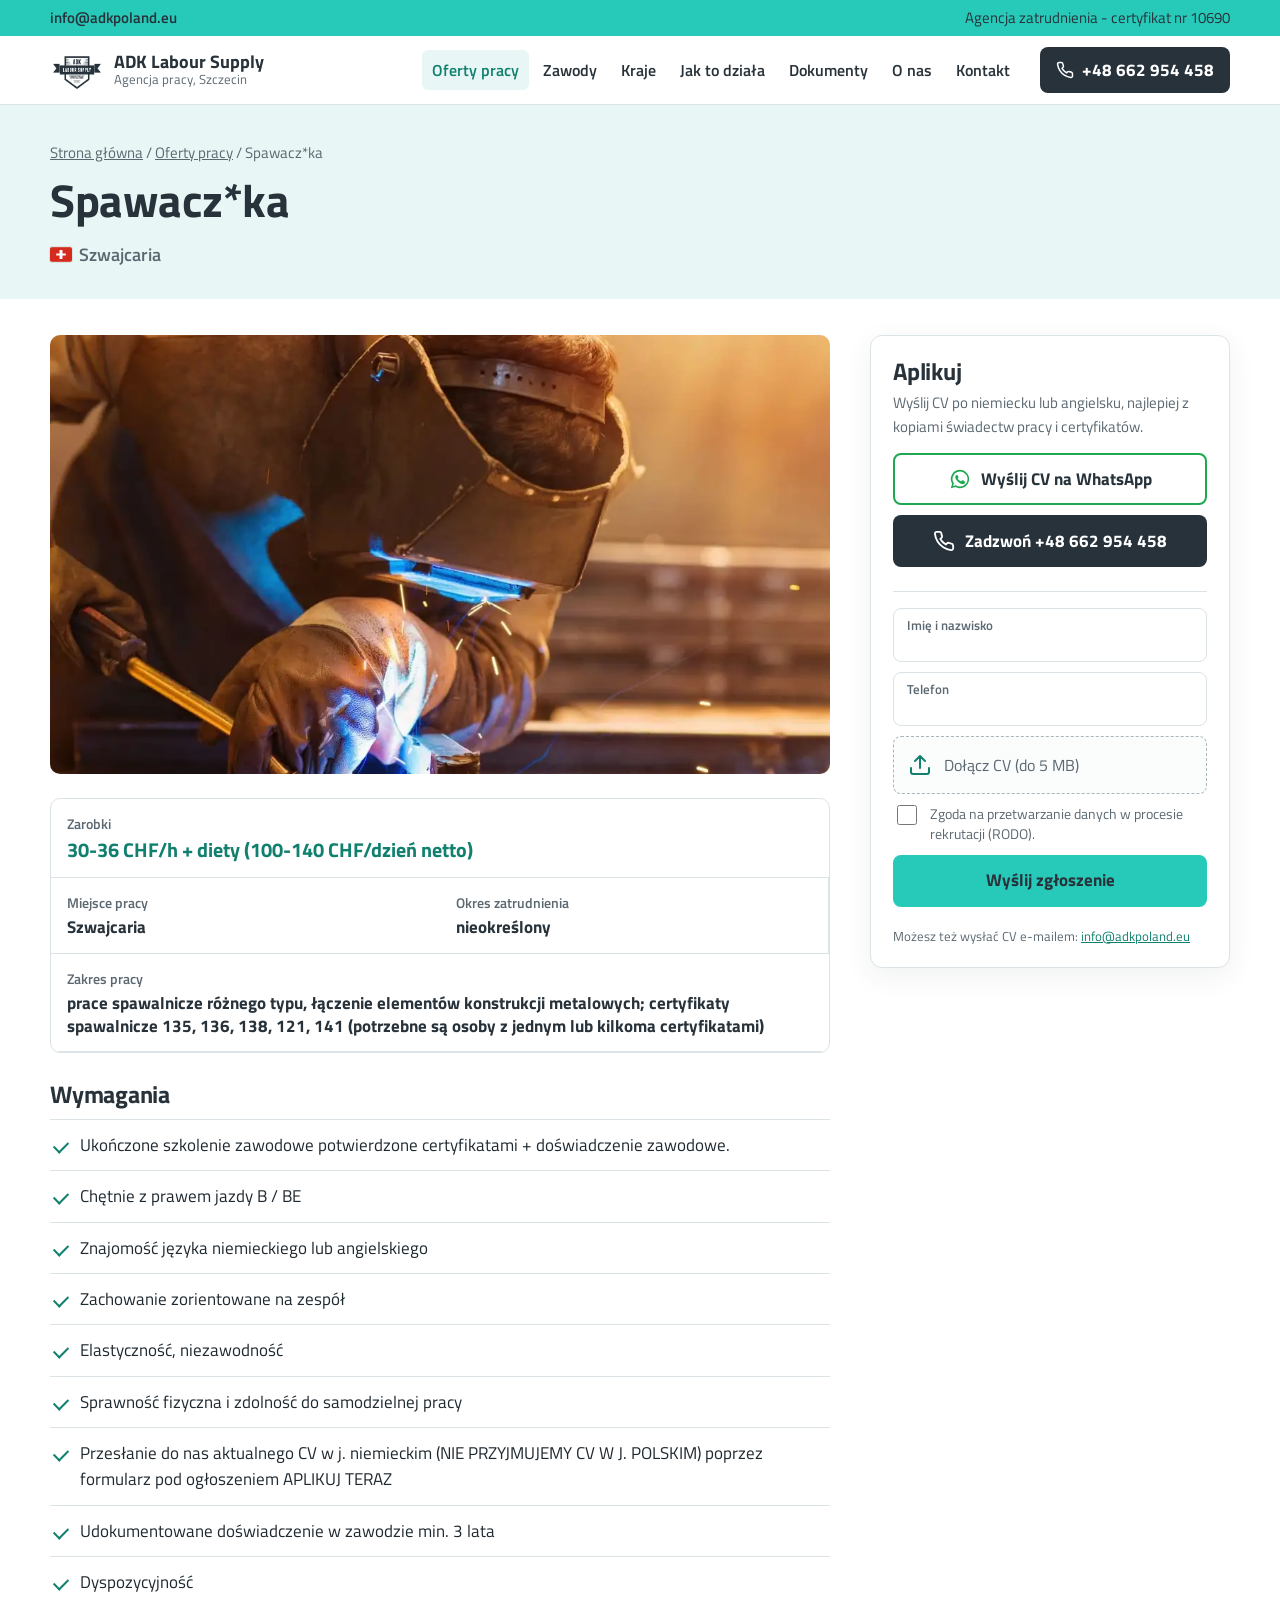
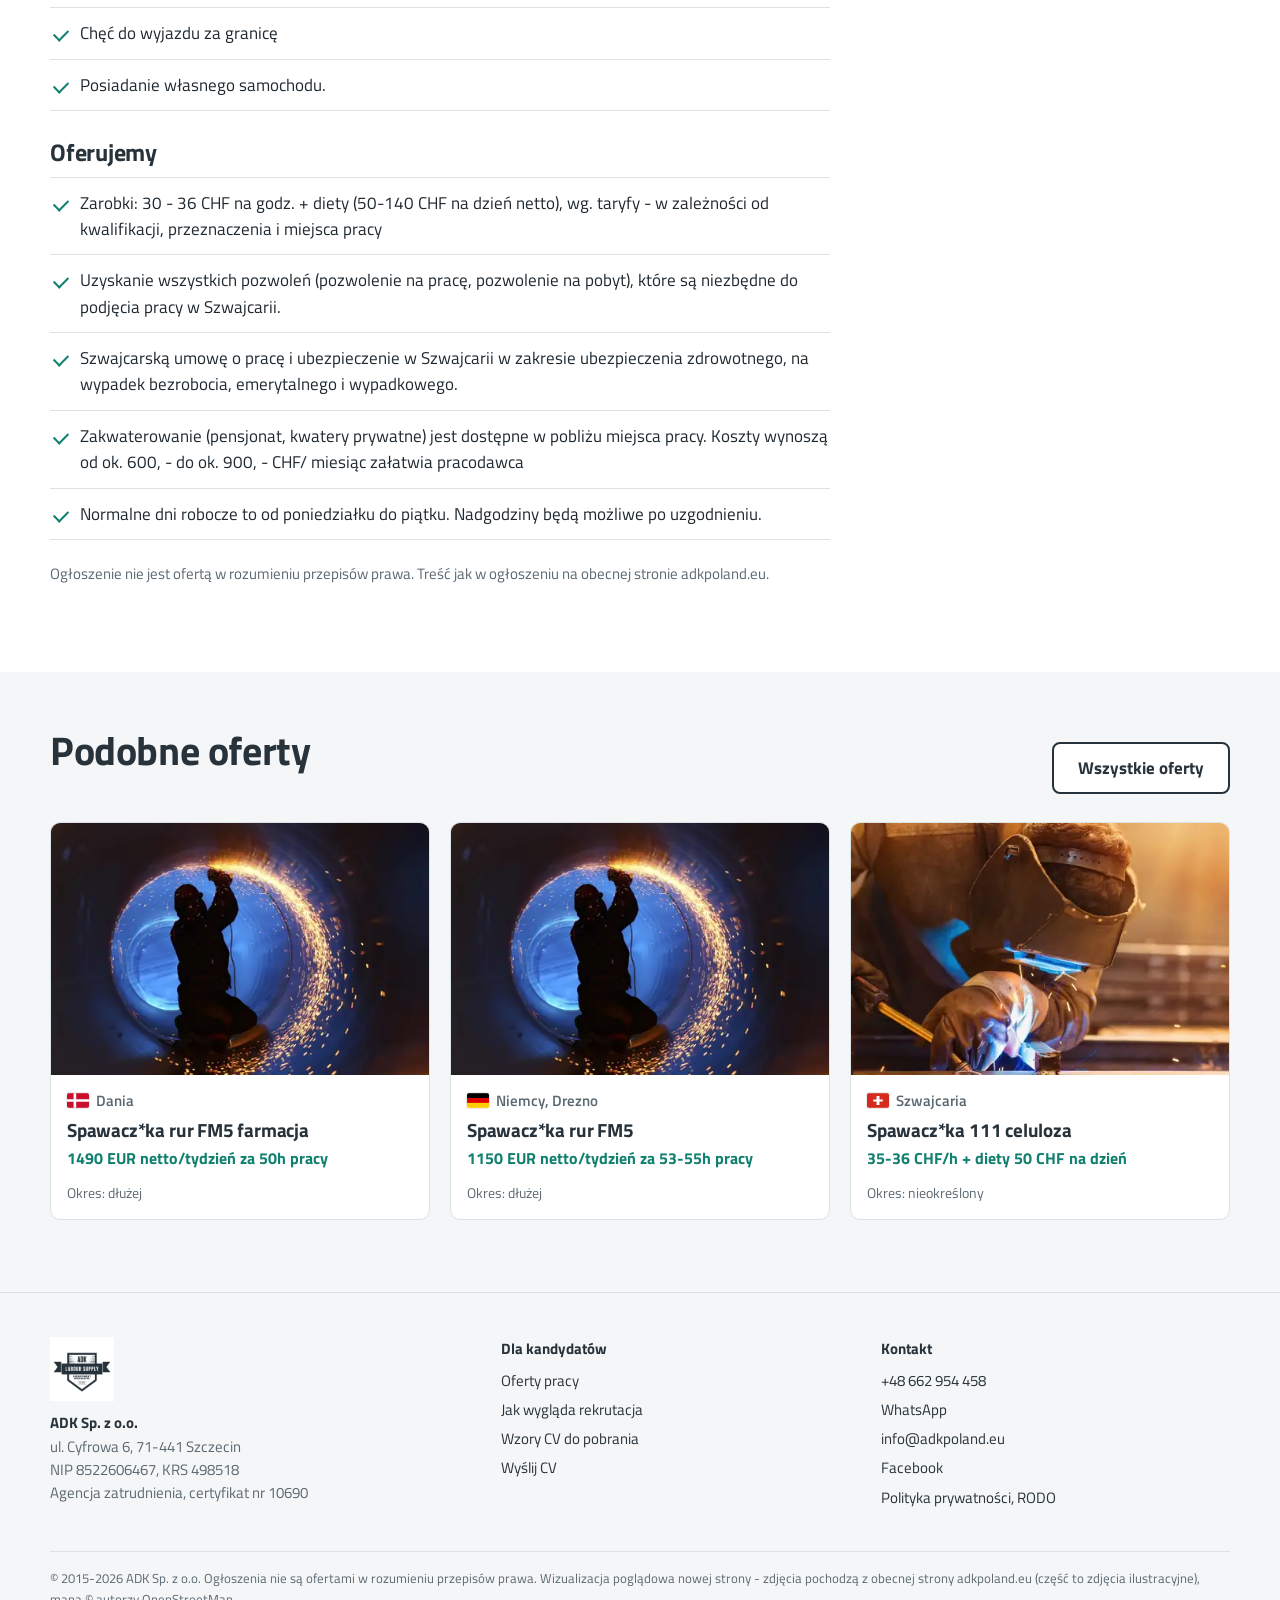
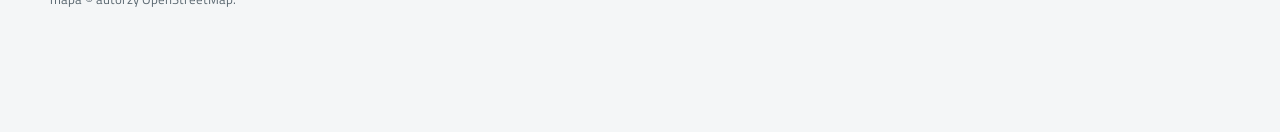
<file: oferta.html>
<!doctype html>
<html lang="pl">
<head>
<meta charset="utf-8">
<meta name="viewport" content="width=device-width,initial-scale=1,viewport-fit=cover">
<meta name="robots" content="noindex,nofollow">
<title>Oferta pracy | ADK Labour Supply</title>
<meta name="description" content="Ogłoszenie o pracę za granicą - agencja ADK, Szczecin.">
<meta name="theme-color" content="#27c9b8">
<link rel="icon" type="image/png" href="img/favicon.png">
<link rel="preconnect" href="https://fonts.googleapis.com">
<link rel="preconnect" href="https://fonts.gstatic.com" crossorigin>
<link rel="stylesheet" href="https://fonts.googleapis.com/css2?family=Titillium+Web:wght@400;600;700&amp;display=swap">
<link rel="stylesheet" href="style.css">
</head>
<body>
<!-- WIZUALIZACJA POGLADOWA nowej strony ADK Labour Supply. Tresci i ogloszenia pobrane z adkpoland.eu (29.10.2026). -->
<div class="topbar"><div class="wrap"><a href="mailto:info@adkpoland.eu">info@adkpoland.eu</a><span>Agencja zatrudnienia - certyfikat nr 10690</span></div></div>
<header class="site"><div class="wrap">
<a class="brand" href="index.html"><img src="img/logo-adk-180.webp" width="54" height="54" alt="ADK Labour Supply"><span><b>ADK Labour Supply</b><small>Agencja pracy, Szczecin</small></span></a>
<nav class="menu" aria-label="Menu główne"><a href="oferty.html" aria-current="page">Oferty pracy</a><a href="index.html#zawody">Zawody</a><a href="index.html#kraje">Kraje</a><a href="index.html#jak">Jak to działa</a><a href="index.html#dokumenty">Dokumenty</a><a href="index.html#o-nas">O nas</a><a href="index.html#kontakt">Kontakt</a></nav>
<a class="head-tel" href="tel:+48662954458"><svg viewBox="0 0 24 24" fill="none" stroke="currentColor" stroke-width="2" stroke-linecap="round" stroke-linejoin="round" aria-hidden="true"><path d="M22 16.9v3a2 2 0 0 1-2.2 2 19.8 19.8 0 0 1-8.6-3.1 19.5 19.5 0 0 1-6-6A19.8 19.8 0 0 1 2.1 4.2 2 2 0 0 1 4.1 2h3a2 2 0 0 1 2 1.7c.1.9.4 1.8.7 2.7a2 2 0 0 1-.5 2.1L8 9.8a16 16 0 0 0 6 6l1.3-1.3a2 2 0 0 1 2.1-.4c.9.3 1.8.6 2.7.7a2 2 0 0 1 1.7 2z"/></svg>+48 662 954 458</a>
<button class="burger" type="button" aria-label="Menu" aria-expanded="false" aria-controls="panel"><svg viewBox="0 0 24 24" fill="none" stroke="currentColor" stroke-width="2.2" stroke-linecap="round" aria-hidden="true"><path d="M4 7h16M4 12h16M4 17h16"/></svg></button>
</div></header>
<div class="panel" id="panel" hidden>
<a href="oferty.html">Oferty pracy</a><a href="index.html#zawody">Zawody</a><a href="index.html#kraje">Kraje</a><a href="index.html#jak">Jak to działa</a><a href="index.html#dokumenty">Dokumenty i CV</a><a href="index.html#o-nas">O nas</a><a href="index.html#kontakt">Kontakt</a>
<div class="panel-k"><a class="btn btn-n" href="tel:+48662954458"><svg viewBox="0 0 24 24" fill="none" stroke="currentColor" stroke-width="2" stroke-linecap="round" stroke-linejoin="round" aria-hidden="true"><path d="M22 16.9v3a2 2 0 0 1-2.2 2 19.8 19.8 0 0 1-8.6-3.1 19.5 19.5 0 0 1-6-6A19.8 19.8 0 0 1 2.1 4.2 2 2 0 0 1 4.1 2h3a2 2 0 0 1 2 1.7c.1.9.4 1.8.7 2.7a2 2 0 0 1-.5 2.1L8 9.8a16 16 0 0 0 6 6l1.3-1.3a2 2 0 0 1 2.1-.4c.9.3 1.8.6 2.7.7a2 2 0 0 1 1.7 2z"/></svg>Zadzwoń +48 662 954 458</a><a class="btn btn-wa" href="https://wa.me/48662954458?text=Dzie%C5%84%20dobry%2C%20chc%C4%99%20wys%C5%82a%C4%87%20CV.%20Zaw%C3%B3d%3A%20"><svg viewBox="0 0 24 24" fill="currentColor" aria-hidden="true"><path d="M12 2a10 10 0 0 0-8.6 15.1L2 22l5-1.3A10 10 0 1 0 12 2zm0 18.2c-1.5 0-3-.4-4.2-1.2l-.3-.2-3 .8.8-2.9-.2-.3A8.2 8.2 0 1 1 12 20.2zm4.5-6.1c-.2-.1-1.5-.7-1.7-.8-.2-.1-.4-.1-.6.1l-.8 1c-.1.2-.3.2-.5.1a6.7 6.7 0 0 1-3.3-2.9c-.3-.4.2-.4.7-1.3.1-.2 0-.3 0-.4l-.8-1.8c-.2-.5-.4-.4-.6-.4h-.5a1 1 0 0 0-.7.3 3 3 0 0 0-.9 2.2 5.2 5.2 0 0 0 1.1 2.7 11.8 11.8 0 0 0 4.5 4c1.7.7 2.3.8 3.2.6a2.7 2.7 0 0 0 1.7-1.2 2.2 2.2 0 0 0 .2-1.2c-.1-.1-.2-.2-.5-.3z"/></svg>Napisz na WhatsApp</a></div>
</div>
<main>
<div class="pod-head"><div class="wrap">
<p class="okruchy"><a href="./">Strona główna</a> / <a href="oferty.html">Oferty pracy</a> / <span id="of-okr"></span></p>
<h1 id="of-tytul">Oferta pracy</h1>
<p class="karta-k" id="of-kraj" style="font-size:18px;margin:0" data-straz></p>
</div></div>
<div class="wrap of" id="oferta">
<article>
<figure class="of-foto"><img id="of-img" src="[data-uri]" width="1100" height="620" alt=""></figure>
<dl class="fakty" id="of-fakty"></dl>
<div class="of-opis" id="of-opis"></div>
<p class="uwaga">Ogłoszenie nie jest ofertą w rozumieniu przepisów prawa. Treść jak w ogłoszeniu na obecnej stronie adkpoland.eu.</p>
</article>
<aside class="aplikuj" aria-labelledby="h-apl">
<h2 id="h-apl">Aplikuj</h2>
<p>Wyślij CV po niemiecku lub angielsku, najlepiej z kopiami świadectw pracy i certyfikatów.</p>
<div><a class="btn btn-wa" id="of-wa" href="https://wa.me/48662954458"><svg viewBox="0 0 24 24" fill="currentColor" aria-hidden="true"><path d="M12 2a10 10 0 0 0-8.6 15.1L2 22l5-1.3A10 10 0 1 0 12 2zm0 18.2c-1.5 0-3-.4-4.2-1.2l-.3-.2-3 .8.8-2.9-.2-.3A8.2 8.2 0 1 1 12 20.2zm4.5-6.1c-.2-.1-1.5-.7-1.7-.8-.2-.1-.4-.1-.6.1l-.8 1c-.1.2-.3.2-.5.1a6.7 6.7 0 0 1-3.3-2.9c-.3-.4.2-.4.7-1.3.1-.2 0-.3 0-.4l-.8-1.8c-.2-.5-.4-.4-.6-.4h-.5a1 1 0 0 0-.7.3 3 3 0 0 0-.9 2.2 5.2 5.2 0 0 0 1.1 2.7 11.8 11.8 0 0 0 4.5 4c1.7.7 2.3.8 3.2.6a2.7 2.7 0 0 0 1.7-1.2 2.2 2.2 0 0 0 .2-1.2c-.1-.1-.2-.2-.5-.3z"/></svg>Wyślij CV na WhatsApp</a>
<a class="btn btn-n" href="tel:+48662954458"><svg viewBox="0 0 24 24" fill="none" stroke="currentColor" stroke-width="2" stroke-linecap="round" stroke-linejoin="round" aria-hidden="true"><path d="M22 16.9v3a2 2 0 0 1-2.2 2 19.8 19.8 0 0 1-8.6-3.1 19.5 19.5 0 0 1-6-6A19.8 19.8 0 0 1 2.1 4.2 2 2 0 0 1 4.1 2h3a2 2 0 0 1 2 1.7c.1.9.4 1.8.7 2.7a2 2 0 0 1-.5 2.1L8 9.8a16 16 0 0 0 6 6l1.3-1.3a2 2 0 0 1 2.1-.4c.9.3 1.8.6 2.7.7a2 2 0 0 1 1.7 2z"/></svg>Zadzwoń +48 662 954 458</a></div>
<form data-makieta>
<input type="hidden" id="of-stan">
<div class="pole"><label for="a-im">Imię i nazwisko</label><input id="a-im" required autocomplete="name"></div>
<div class="pole"><label for="a-tel">Telefon</label><input id="a-tel" type="tel" required inputmode="tel" autocomplete="tel"></div>
<label class="plik-pole"><svg viewBox="0 0 24 24" fill="none" stroke="currentColor" stroke-width="2" stroke-linecap="round" stroke-linejoin="round" aria-hidden="true"><path d="M21 15v4a2 2 0 0 1-2 2H5a2 2 0 0 1-2-2v-4M17 8l-5-5-5 5M12 3v12"/></svg><span>Dołącz CV (do 5 MB)</span><input type="file" accept=".pdf,.doc,.docx,.odt,.rtf"></label>
<label class="zgoda"><input type="checkbox" required>Zgoda na przetwarzanie danych w procesie rekrutacji (RODO).</label>
<button class="btn btn-p" type="submit">Wyślij zgłoszenie</button>
<div class="wyslano" hidden><p><b>Wersja poglądowa.</b> W gotowej stronie zgłoszenie trafi na info@adkpoland.eu z nazwą ogłoszenia.</p></div>
<small>Możesz też wysłać CV e-mailem: <a id="of-mail" href="mailto:info@adkpoland.eu">info@adkpoland.eu</a></small>
</form>
</aside>
</div>
<section class="podobne" aria-labelledby="h-pod"><div class="wrap">
<div class="sek-head"><h2 id="h-pod">Podobne oferty</h2><a class="btn btn-o" href="oferty.html">Wszystkie oferty</a></div>
<div class="karty" id="podobne" data-tryb="wszystkie"></div>
</div></section>
</main>
<footer class="site"><div class="wrap">
<div><img src="img/logo-adk-180.webp" width="64" height="64" alt="ADK Labour Supply" loading="lazy"><p style="margin-top:10px"><b>ADK Sp. z o.o.</b><br>ul. Cyfrowa 6, 71-441 Szczecin<br>NIP 8522606467, KRS 498518<br>Agencja zatrudnienia, certyfikat nr 10690</p></div>
<div><b>Dla kandydatów</b><ul style="margin-top:8px"><li><a href="oferty.html">Oferty pracy</a></li><li><a href="index.html#jak">Jak wygląda rekrutacja</a></li><li><a href="index.html#dokumenty">Wzory CV do pobrania</a></li><li><a href="index.html#kontakt">Wyślij CV</a></li></ul></div>
<div><b>Kontakt</b><ul style="margin-top:8px"><li><a href="tel:+48662954458">+48 662 954 458</a></li><li><a href="https://wa.me/48662954458">WhatsApp</a></li><li><a href="mailto:info@adkpoland.eu">info@adkpoland.eu</a></li><li><a href="https://www.facebook.com/adkpoland.eu" rel="nofollow">Facebook</a></li><li><a href="#">Polityka prywatności, RODO</a></li></ul></div>
<p class="stopka-dol">&copy; 2015-2026 ADK Sp. z o.o. Ogłoszenia nie są ofertami w rozumieniu przepisów prawa. Wizualizacja poglądowa nowej strony - zdjęcia pochodzą z obecnej strony adkpoland.eu (część to zdjęcia ilustracyjne), mapa &copy; autorzy OpenStreetMap.</p>
</div></footer>
<div class="mob" aria-label="Szybki kontakt"><a class="btn btn-n" href="tel:+48662954458"><svg viewBox="0 0 24 24" fill="none" stroke="currentColor" stroke-width="2" stroke-linecap="round" stroke-linejoin="round" aria-hidden="true"><path d="M22 16.9v3a2 2 0 0 1-2.2 2 19.8 19.8 0 0 1-8.6-3.1 19.5 19.5 0 0 1-6-6A19.8 19.8 0 0 1 2.1 4.2 2 2 0 0 1 4.1 2h3a2 2 0 0 1 2 1.7c.1.9.4 1.8.7 2.7a2 2 0 0 1-.5 2.1L8 9.8a16 16 0 0 0 6 6l1.3-1.3a2 2 0 0 1 2.1-.4c.9.3 1.8.6 2.7.7a2 2 0 0 1 1.7 2z"/></svg>Zadzwoń</a><a class="btn btn-wa" href="https://wa.me/48662954458?text=Dzie%C5%84%20dobry%2C%20chc%C4%99%20wys%C5%82a%C4%87%20CV.%20Zaw%C3%B3d%3A%20"><svg viewBox="0 0 24 24" fill="currentColor" aria-hidden="true"><path d="M12 2a10 10 0 0 0-8.6 15.1L2 22l5-1.3A10 10 0 1 0 12 2zm0 18.2c-1.5 0-3-.4-4.2-1.2l-.3-.2-3 .8.8-2.9-.2-.3A8.2 8.2 0 1 1 12 20.2zm4.5-6.1c-.2-.1-1.5-.7-1.7-.8-.2-.1-.4-.1-.6.1l-.8 1c-.1.2-.3.2-.5.1a6.7 6.7 0 0 1-3.3-2.9c-.3-.4.2-.4.7-1.3.1-.2 0-.3 0-.4l-.8-1.8c-.2-.5-.4-.4-.6-.4h-.5a1 1 0 0 0-.7.3 3 3 0 0 0-.9 2.2 5.2 5.2 0 0 0 1.1 2.7 11.8 11.8 0 0 0 4.5 4c1.7.7 2.3.8 3.2.6a2.7 2.7 0 0 0 1.7-1.2 2.2 2.2 0 0 0 .2-1.2c-.1-.1-.2-.2-.5-.3z"/></svg>WhatsApp</a><a class="btn btn-p" href="#oferta">Aplikuj</a></div>
<script src="data/oferty.js"></script>
<script src="data/opisy.js"></script>
<script src="app.js"></script>
</body>
</html>
</file>
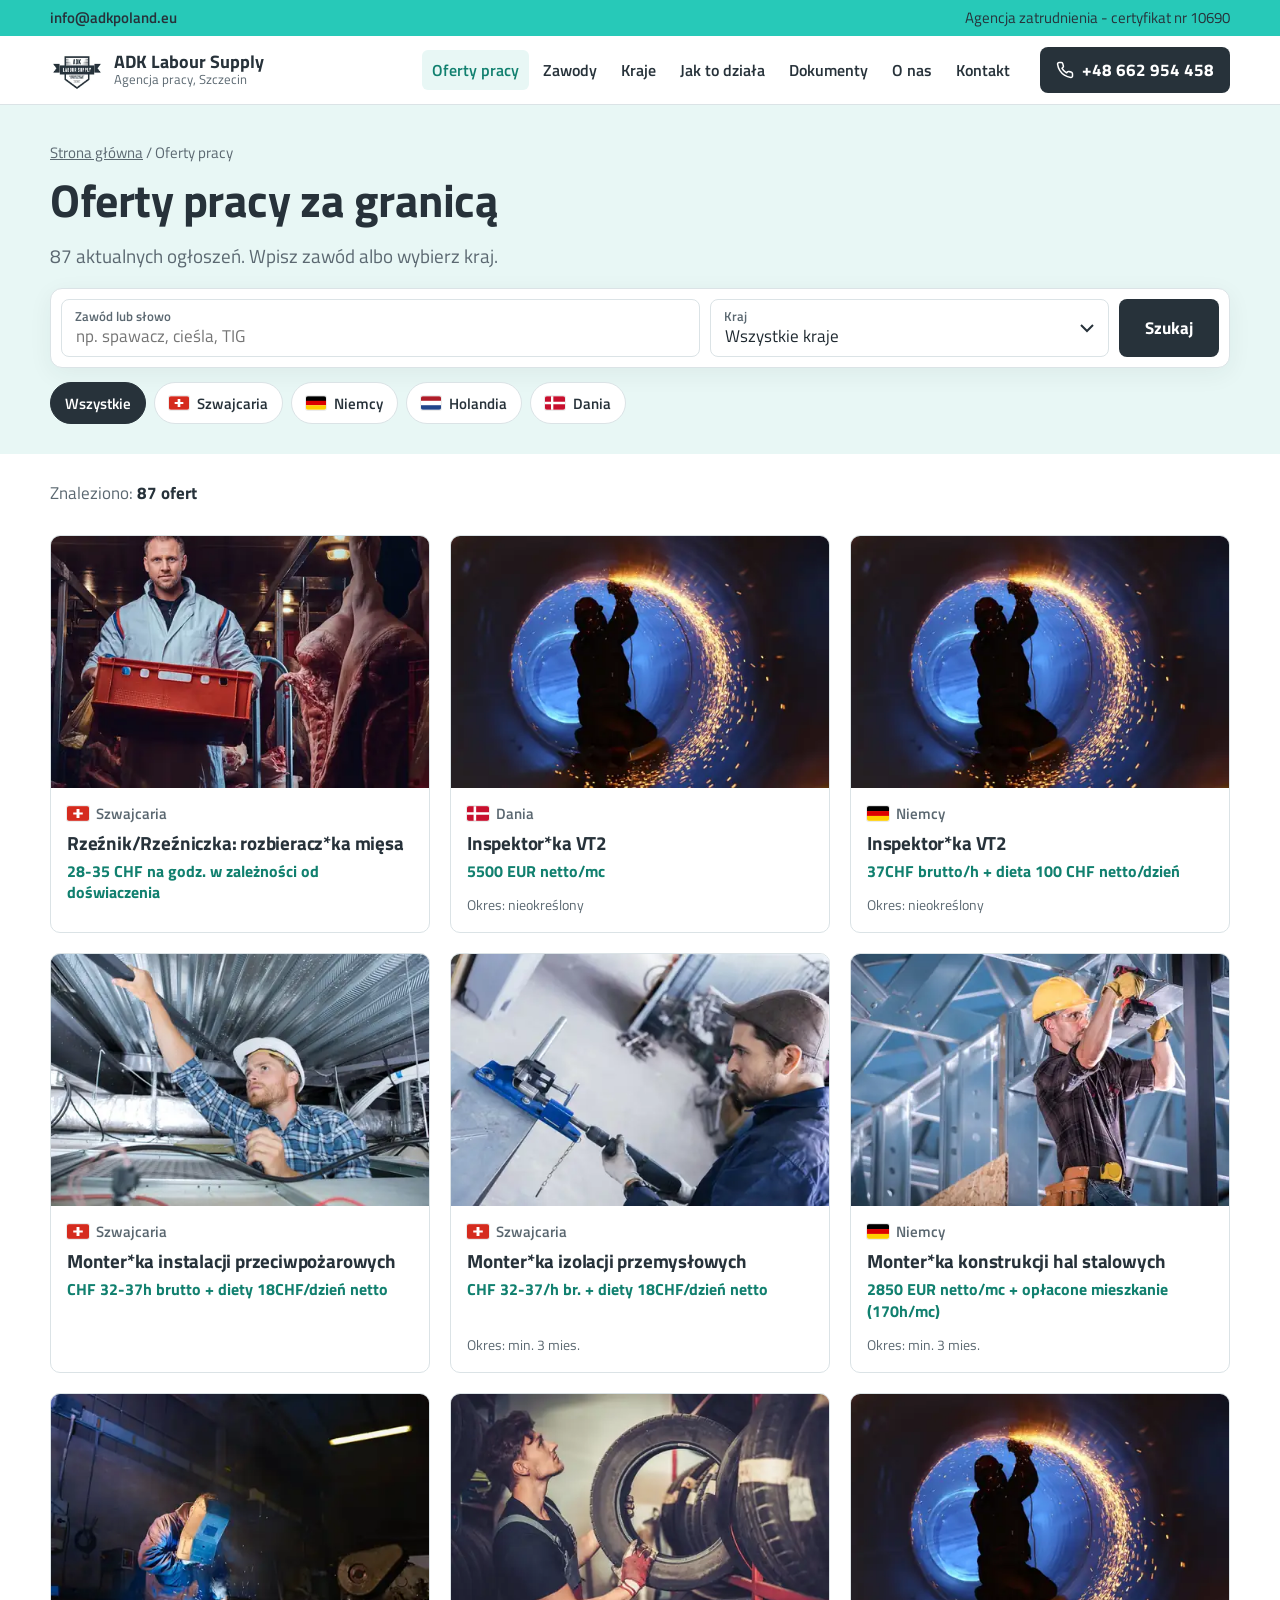
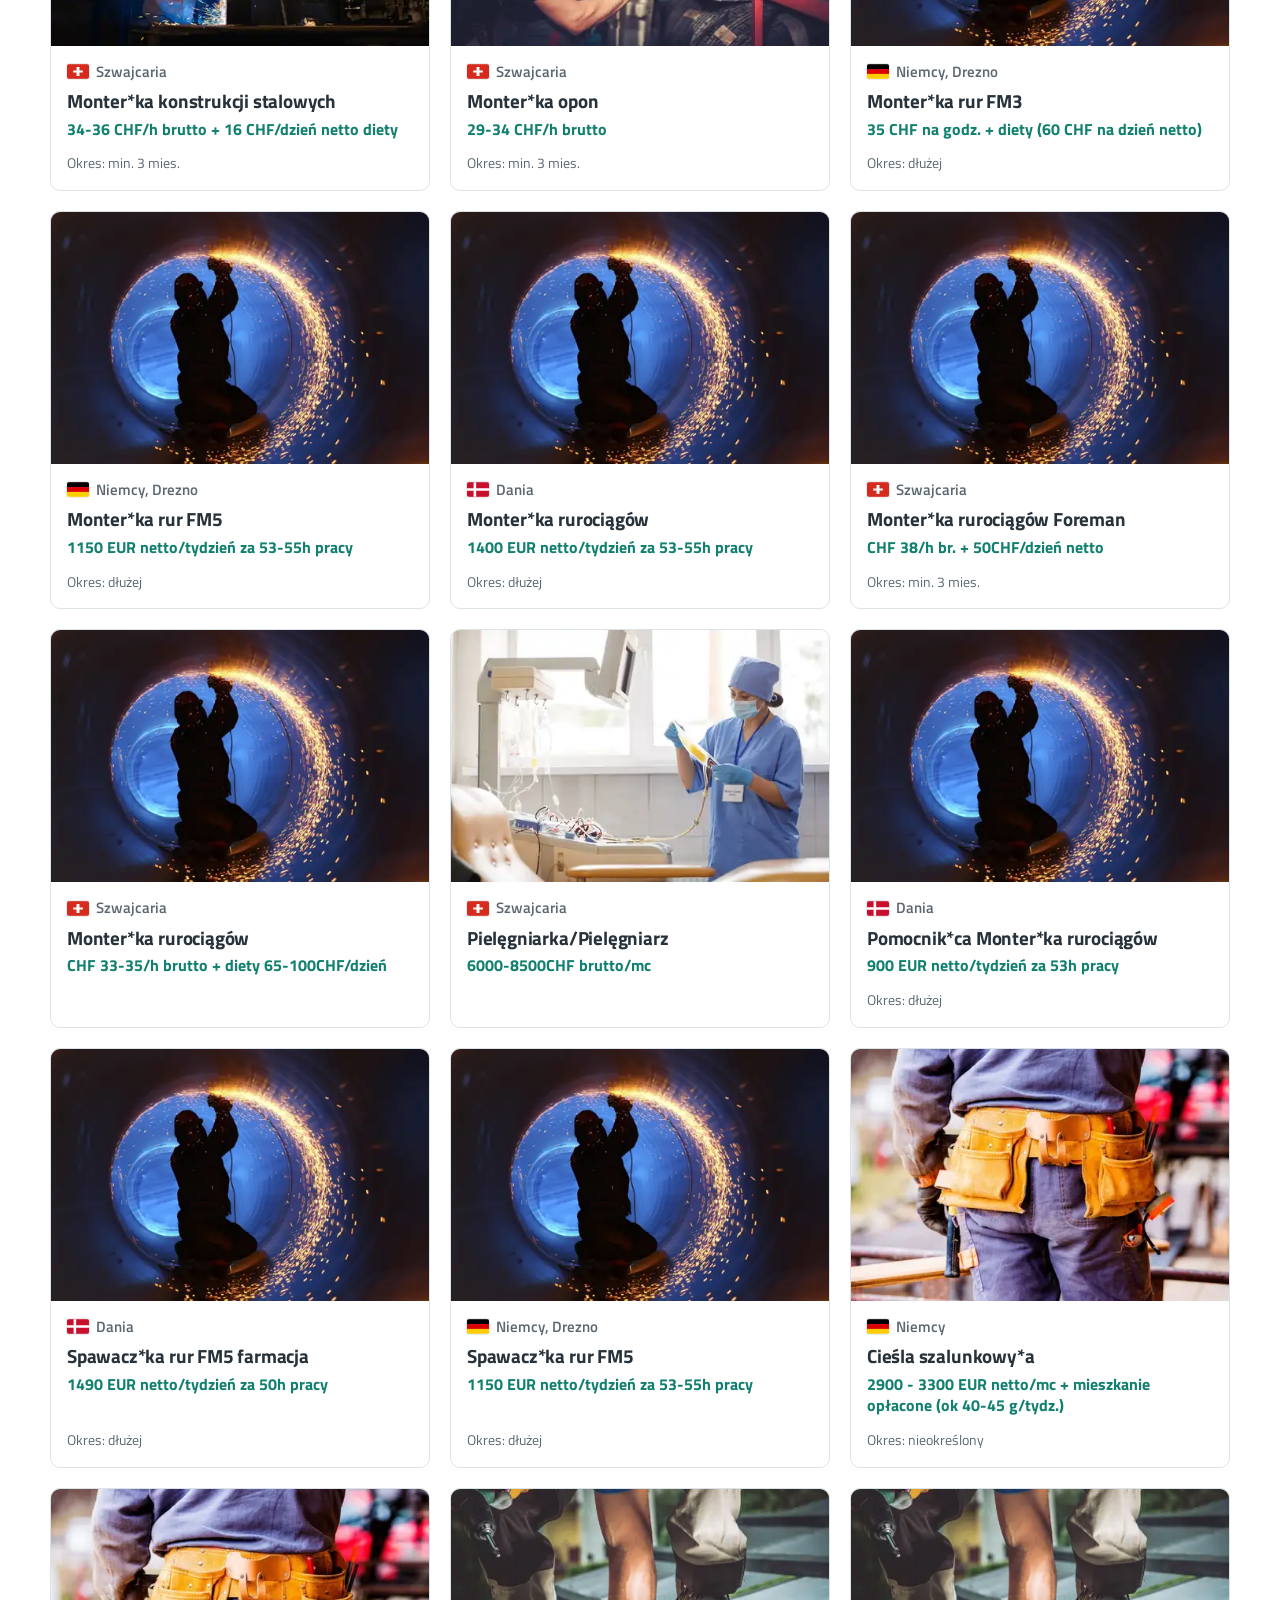
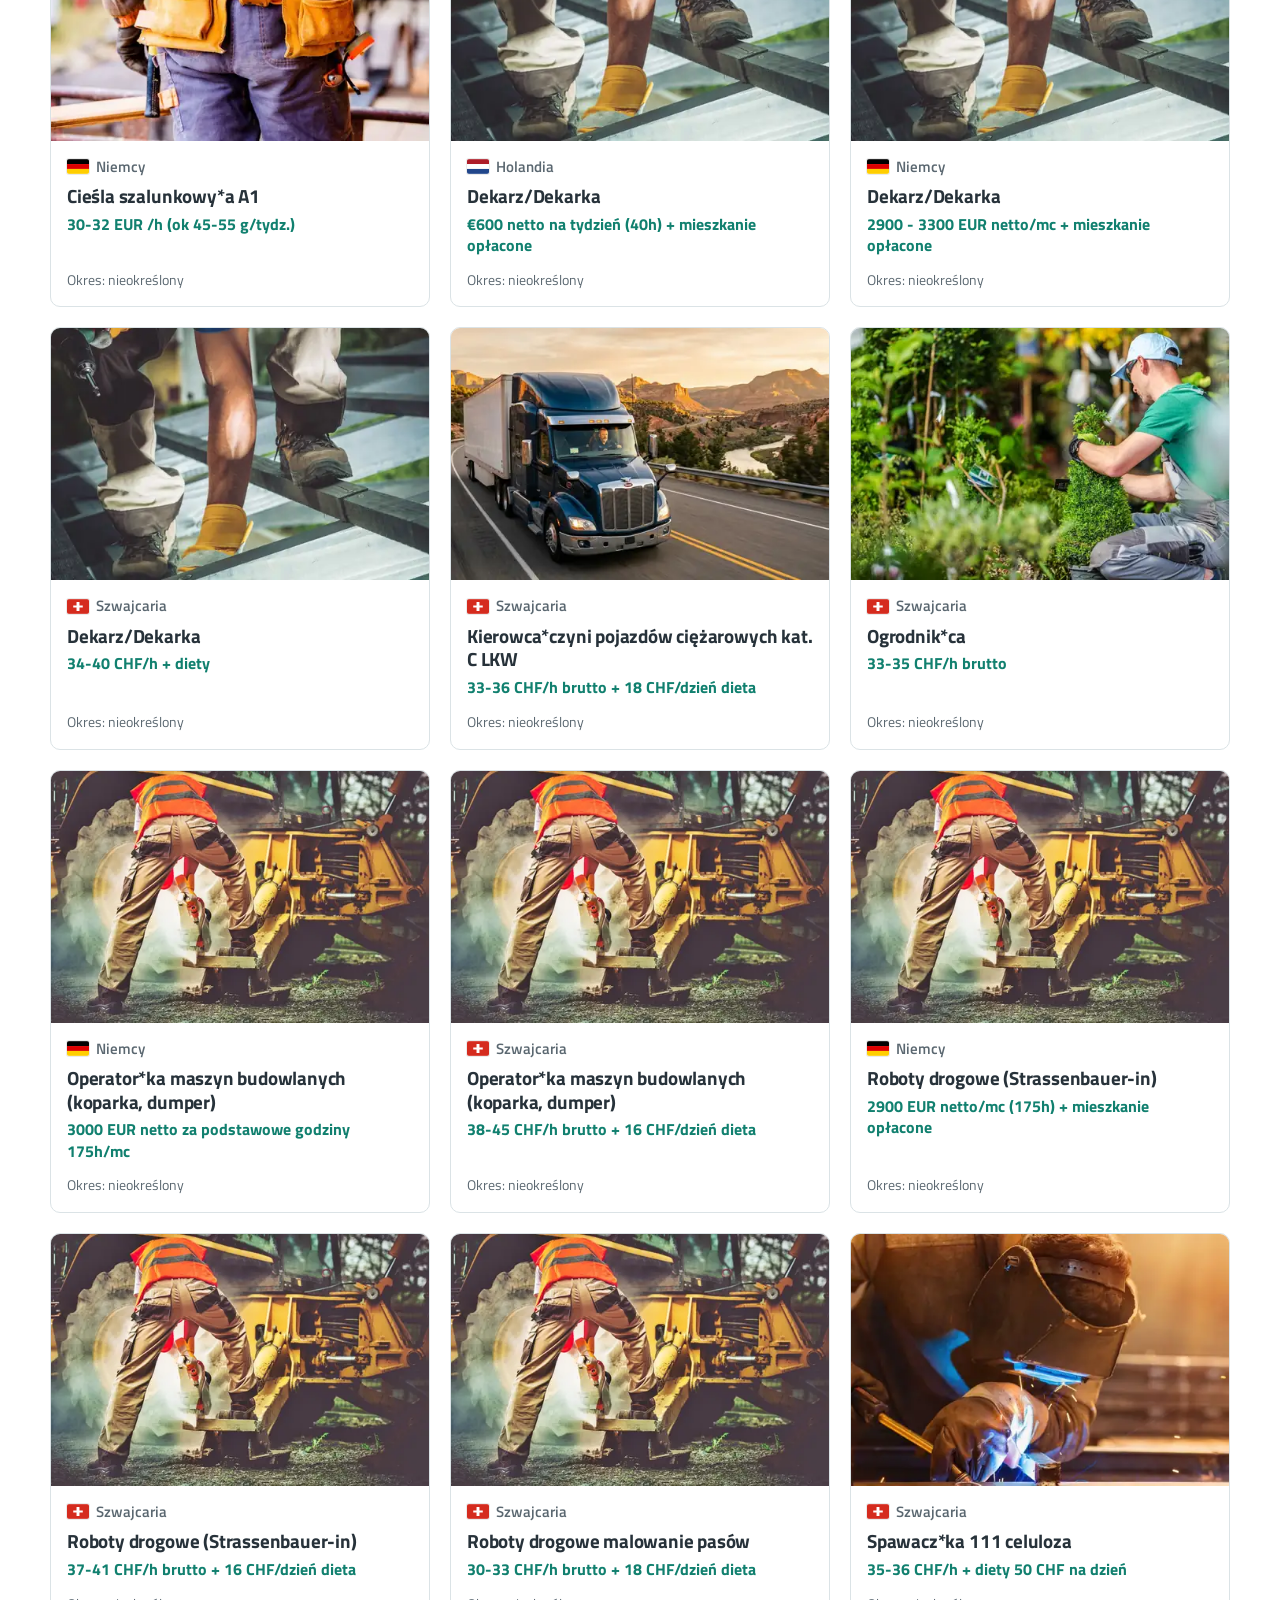
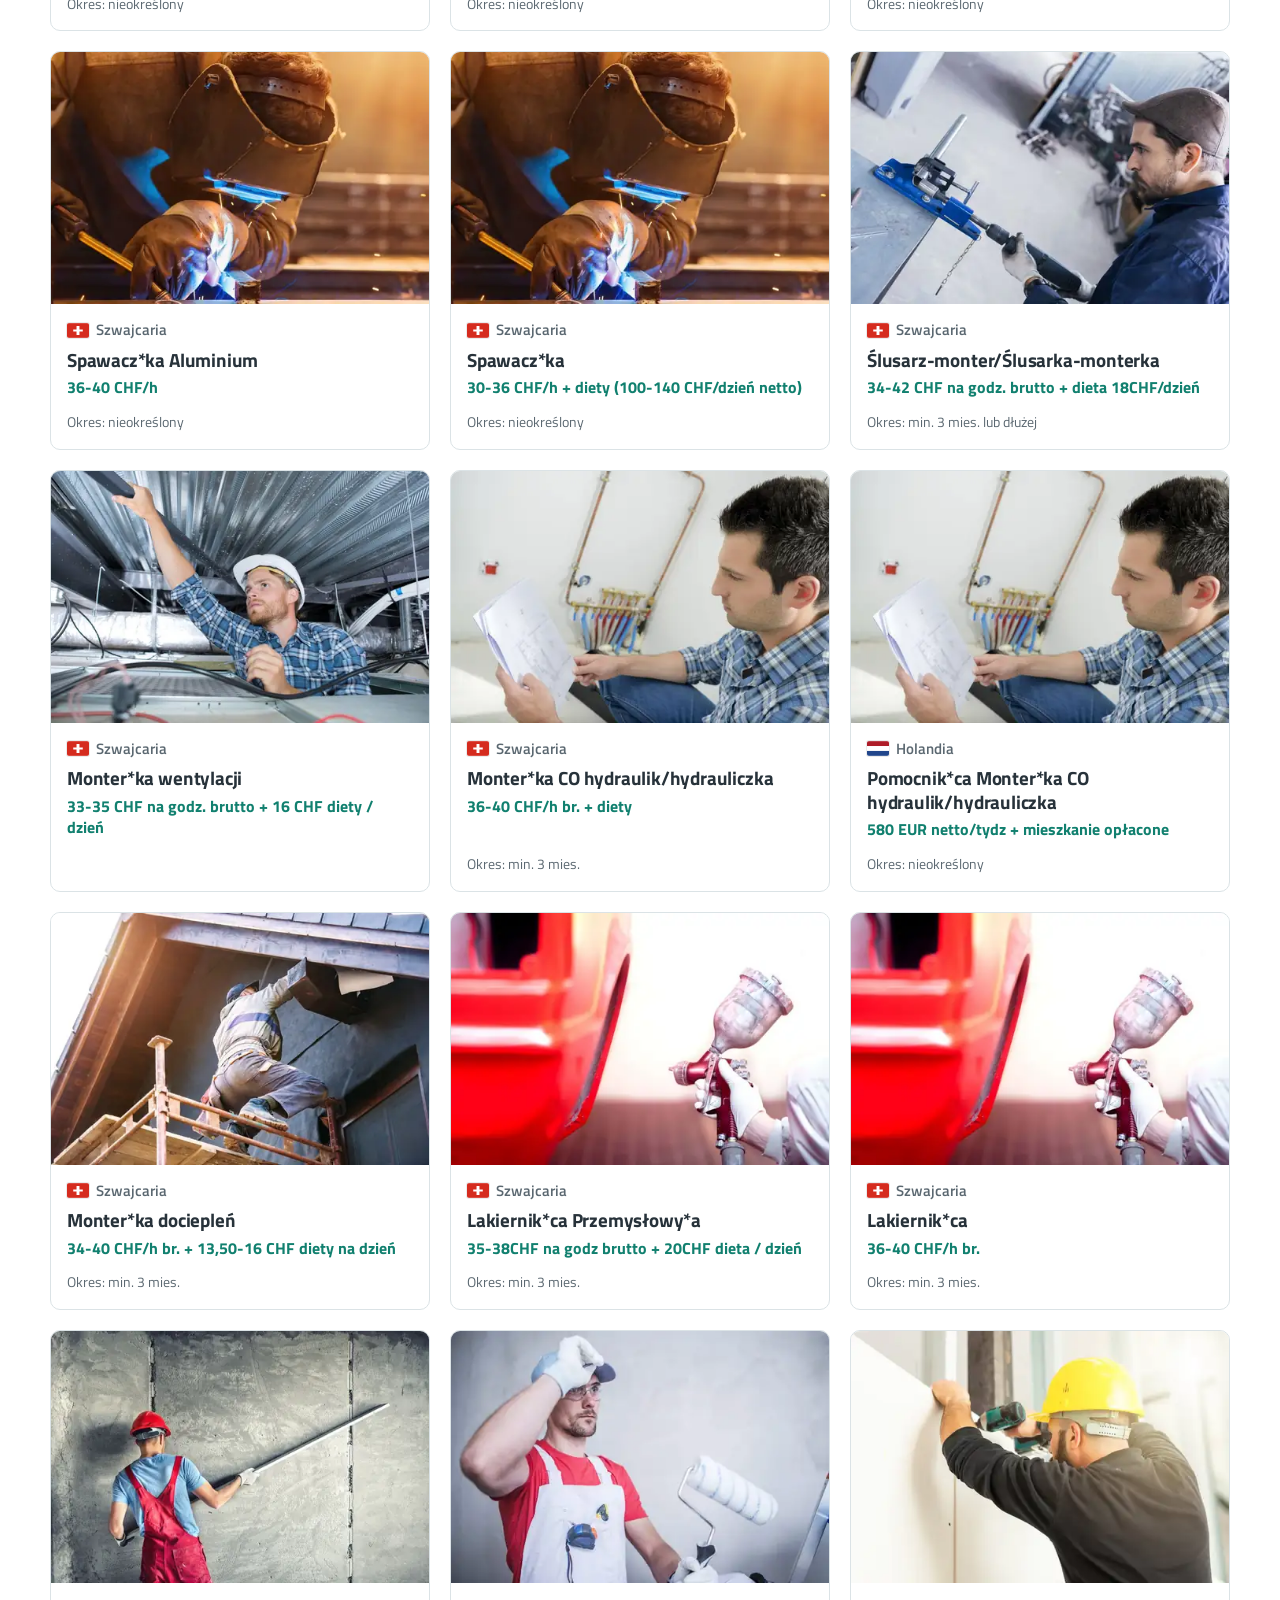
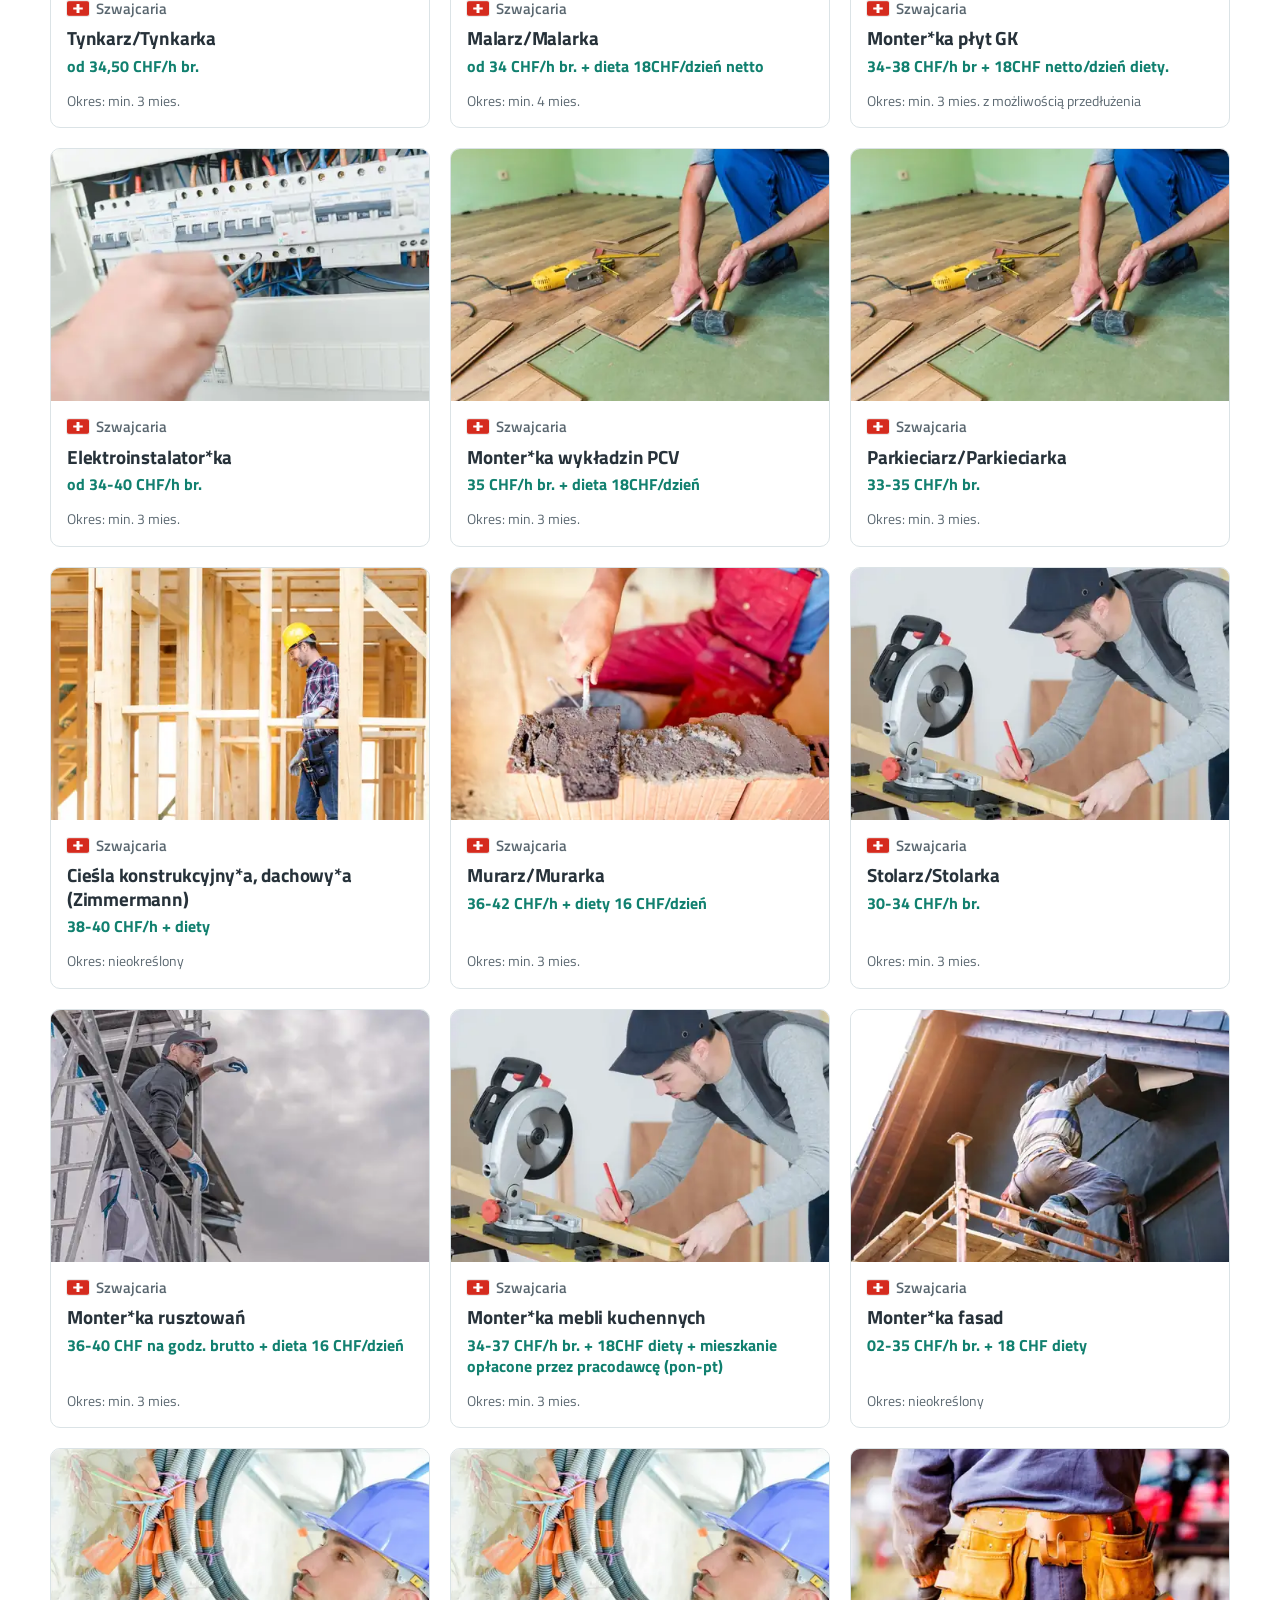
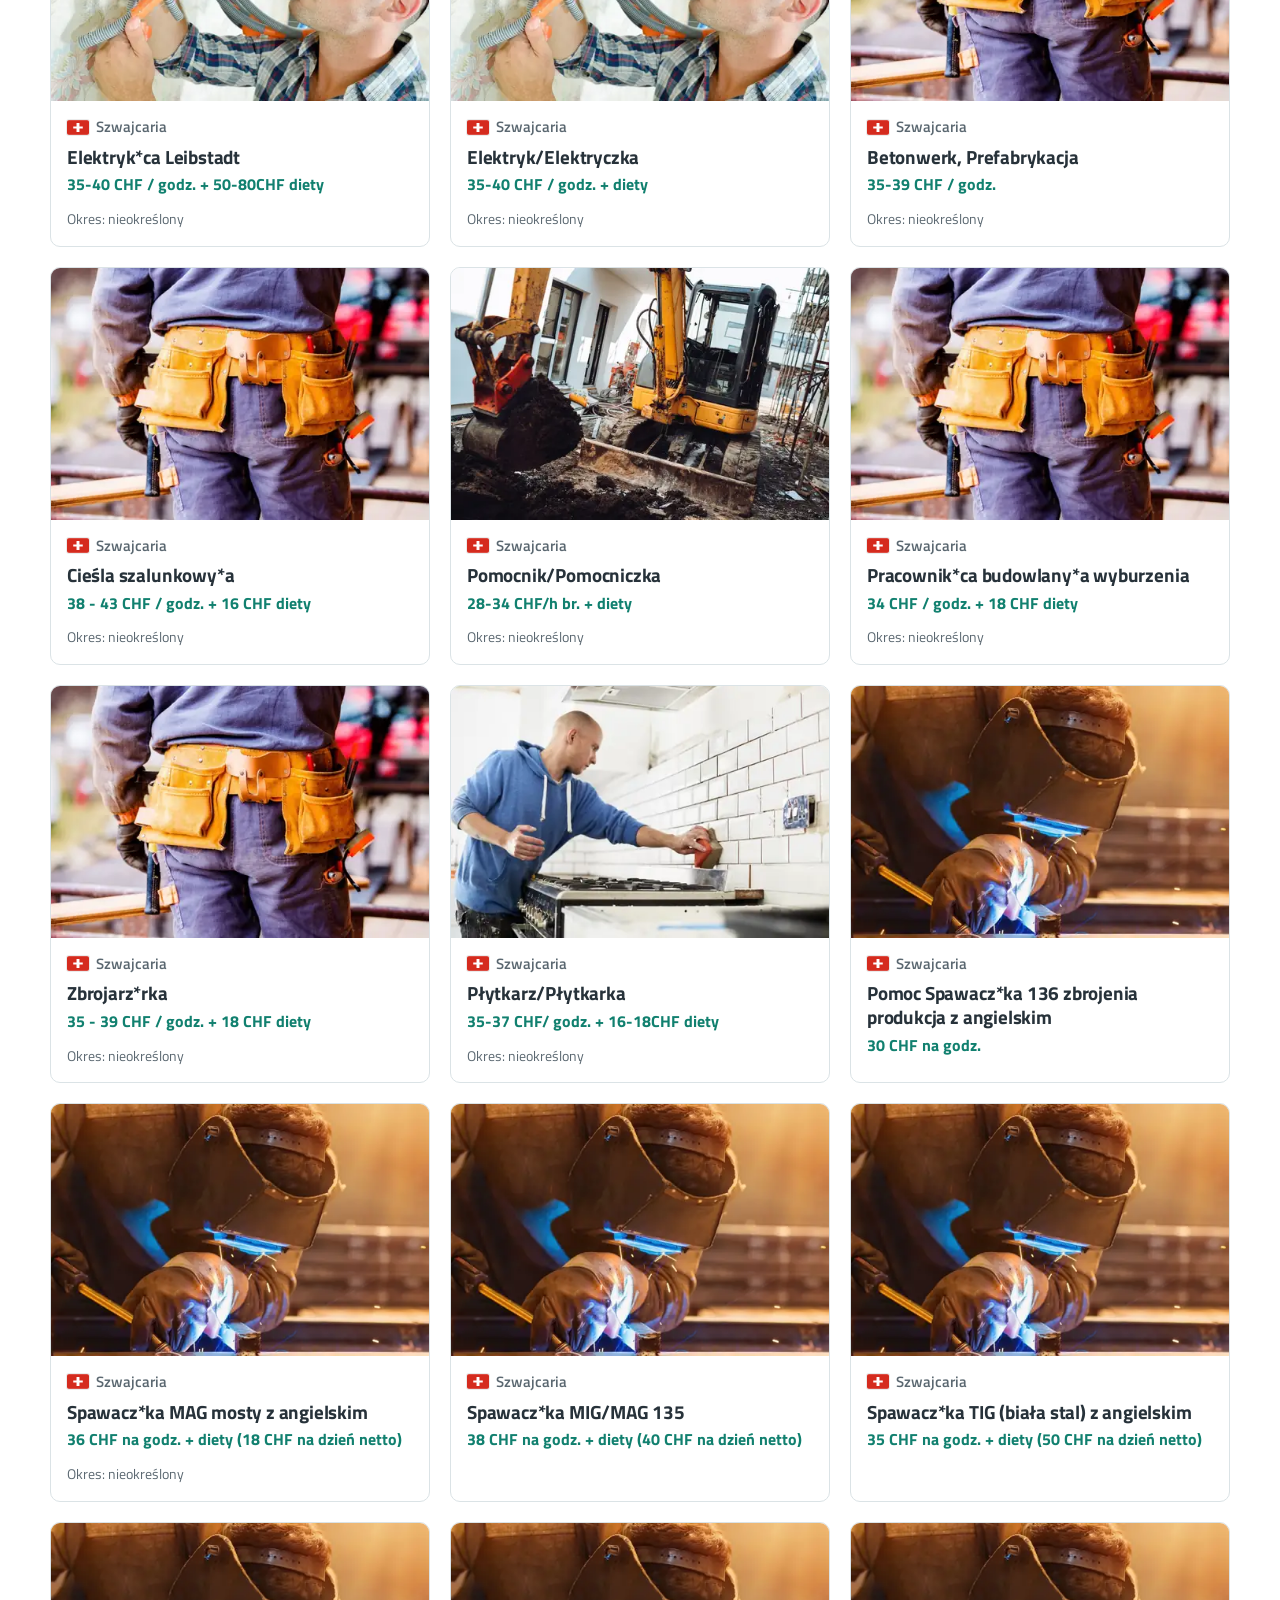
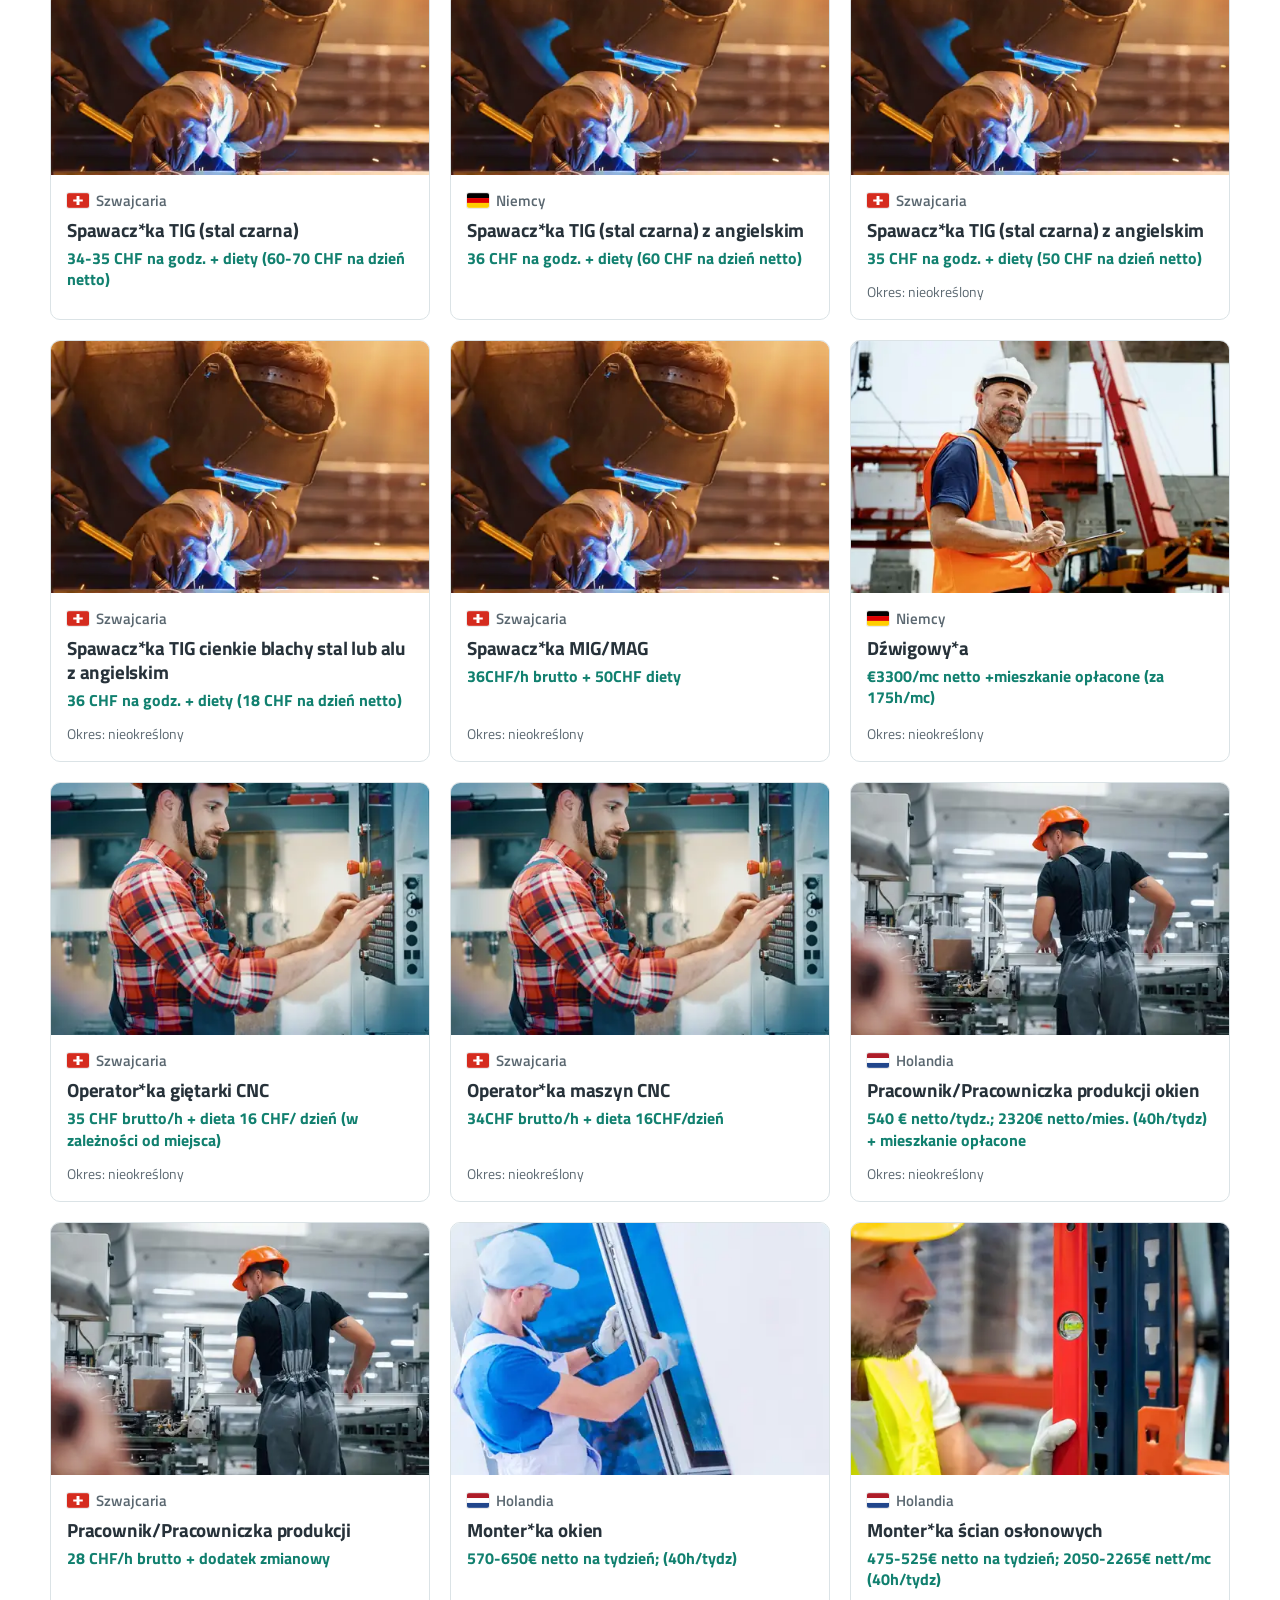
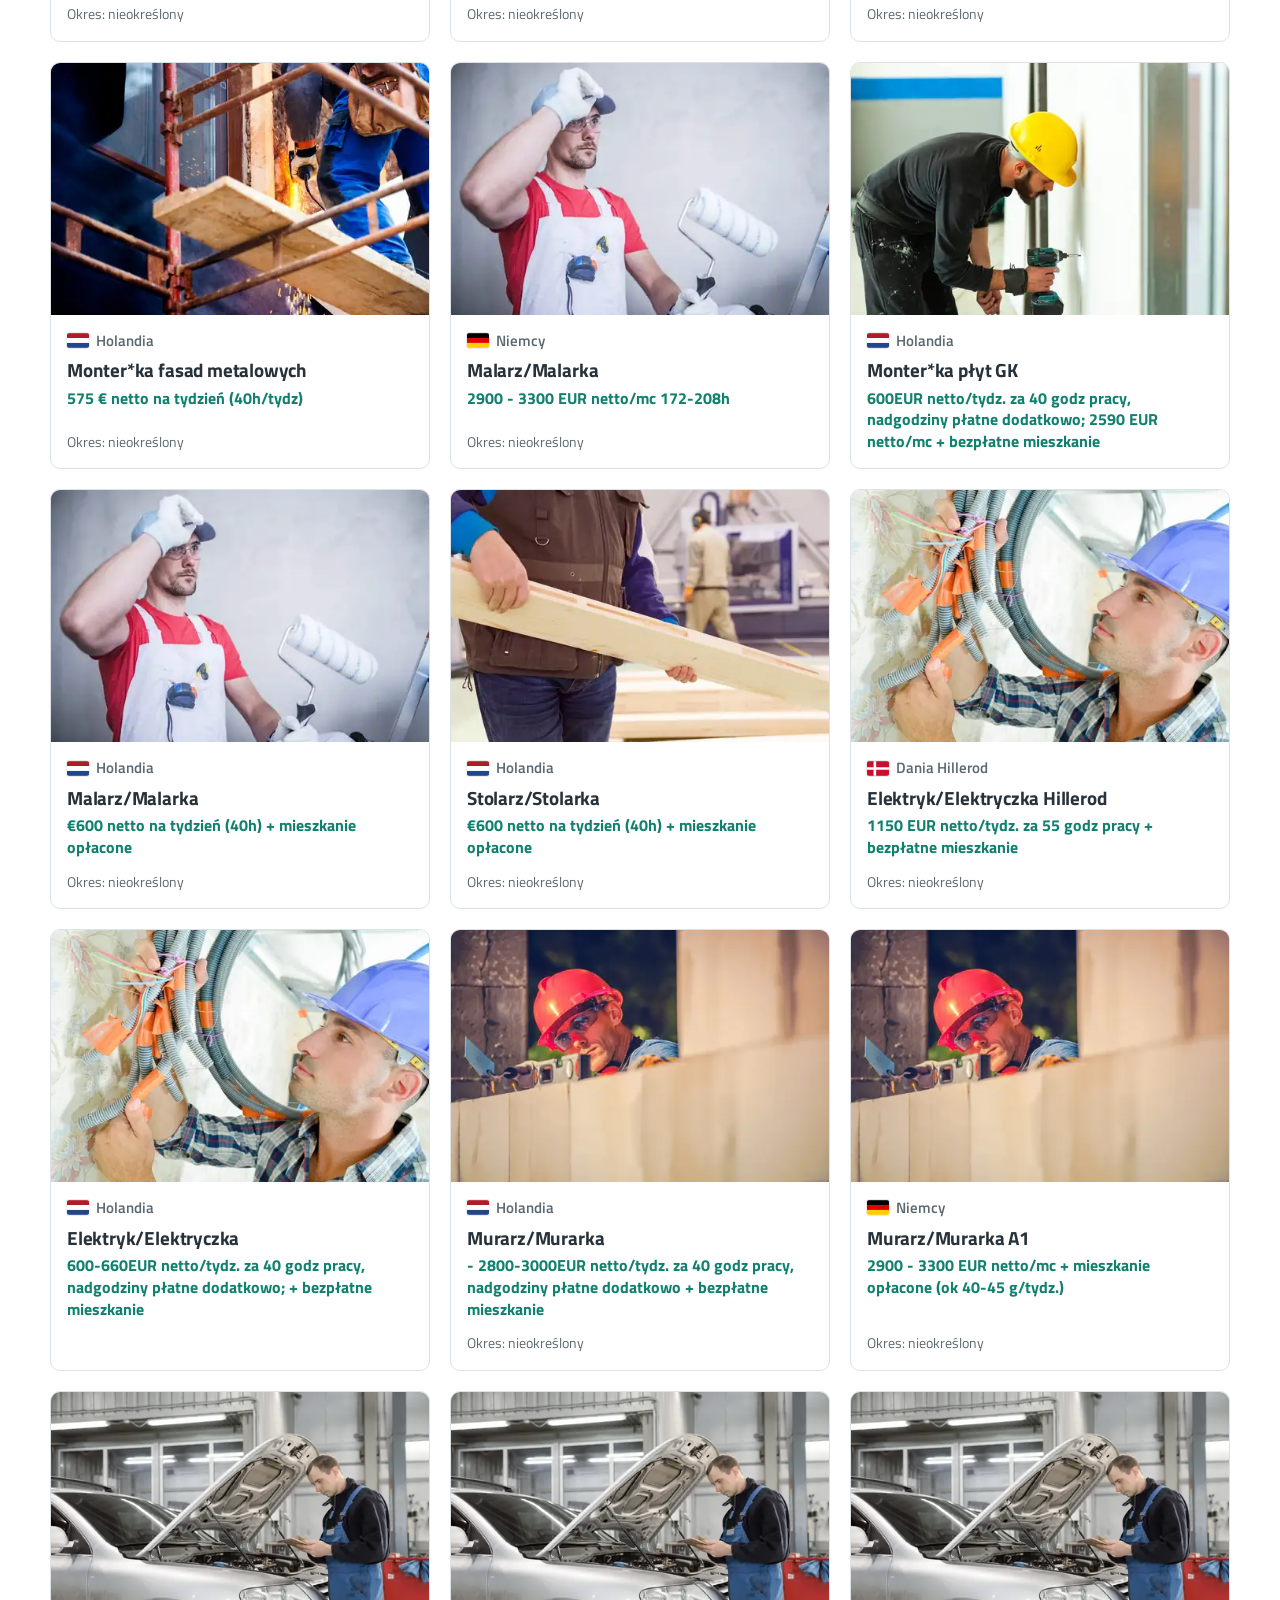
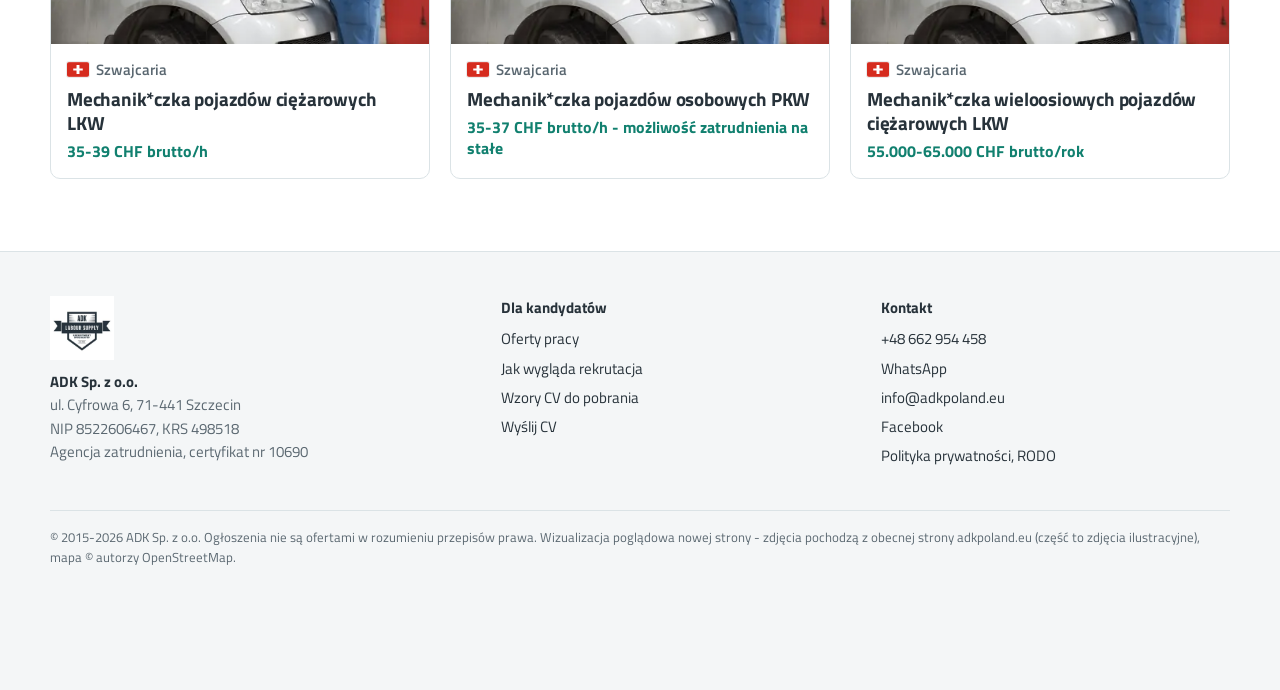
<file: oferty.html>
<!doctype html>
<html lang="pl">
<head>
<meta charset="utf-8">
<meta name="viewport" content="width=device-width,initial-scale=1,viewport-fit=cover">
<meta name="robots" content="noindex,nofollow">
<title>Oferty pracy za granicą - Szwajcaria, Niemcy, Holandia, Dania | ADK Labour Supply</title>
<meta name="description" content="Wszystkie aktualne ogłoszenia agencji ADK: praca za granicą w budownictwie i przemyśle.">
<meta name="theme-color" content="#27c9b8">
<link rel="icon" type="image/png" href="img/favicon.png">
<link rel="preconnect" href="https://fonts.googleapis.com">
<link rel="preconnect" href="https://fonts.gstatic.com" crossorigin>
<link rel="stylesheet" href="https://fonts.googleapis.com/css2?family=Titillium+Web:wght@400;600;700&amp;display=swap">
<link rel="stylesheet" href="style.css">
</head>
<body>
<!-- WIZUALIZACJA POGLADOWA nowej strony ADK Labour Supply. Tresci i ogloszenia pobrane z adkpoland.eu (29.10.2026). -->
<div class="topbar"><div class="wrap"><a href="mailto:info@adkpoland.eu">info@adkpoland.eu</a><span>Agencja zatrudnienia - certyfikat nr 10690</span></div></div>
<header class="site"><div class="wrap">
<a class="brand" href="index.html"><img src="img/logo-adk-180.webp" width="54" height="54" alt="ADK Labour Supply"><span><b>ADK Labour Supply</b><small>Agencja pracy, Szczecin</small></span></a>
<nav class="menu" aria-label="Menu główne"><a href="oferty.html" aria-current="page">Oferty pracy</a><a href="index.html#zawody">Zawody</a><a href="index.html#kraje">Kraje</a><a href="index.html#jak">Jak to działa</a><a href="index.html#dokumenty">Dokumenty</a><a href="index.html#o-nas">O nas</a><a href="index.html#kontakt">Kontakt</a></nav>
<a class="head-tel" href="tel:+48662954458"><svg viewBox="0 0 24 24" fill="none" stroke="currentColor" stroke-width="2" stroke-linecap="round" stroke-linejoin="round" aria-hidden="true"><path d="M22 16.9v3a2 2 0 0 1-2.2 2 19.8 19.8 0 0 1-8.6-3.1 19.5 19.5 0 0 1-6-6A19.8 19.8 0 0 1 2.1 4.2 2 2 0 0 1 4.1 2h3a2 2 0 0 1 2 1.7c.1.9.4 1.8.7 2.7a2 2 0 0 1-.5 2.1L8 9.8a16 16 0 0 0 6 6l1.3-1.3a2 2 0 0 1 2.1-.4c.9.3 1.8.6 2.7.7a2 2 0 0 1 1.7 2z"/></svg>+48 662 954 458</a>
<button class="burger" type="button" aria-label="Menu" aria-expanded="false" aria-controls="panel"><svg viewBox="0 0 24 24" fill="none" stroke="currentColor" stroke-width="2.2" stroke-linecap="round" aria-hidden="true"><path d="M4 7h16M4 12h16M4 17h16"/></svg></button>
</div></header>
<div class="panel" id="panel" hidden>
<a href="oferty.html">Oferty pracy</a><a href="index.html#zawody">Zawody</a><a href="index.html#kraje">Kraje</a><a href="index.html#jak">Jak to działa</a><a href="index.html#dokumenty">Dokumenty i CV</a><a href="index.html#o-nas">O nas</a><a href="index.html#kontakt">Kontakt</a>
<div class="panel-k"><a class="btn btn-n" href="tel:+48662954458"><svg viewBox="0 0 24 24" fill="none" stroke="currentColor" stroke-width="2" stroke-linecap="round" stroke-linejoin="round" aria-hidden="true"><path d="M22 16.9v3a2 2 0 0 1-2.2 2 19.8 19.8 0 0 1-8.6-3.1 19.5 19.5 0 0 1-6-6A19.8 19.8 0 0 1 2.1 4.2 2 2 0 0 1 4.1 2h3a2 2 0 0 1 2 1.7c.1.9.4 1.8.7 2.7a2 2 0 0 1-.5 2.1L8 9.8a16 16 0 0 0 6 6l1.3-1.3a2 2 0 0 1 2.1-.4c.9.3 1.8.6 2.7.7a2 2 0 0 1 1.7 2z"/></svg>Zadzwoń +48 662 954 458</a><a class="btn btn-wa" href="https://wa.me/48662954458?text=Dzie%C5%84%20dobry%2C%20chc%C4%99%20wys%C5%82a%C4%87%20CV.%20Zaw%C3%B3d%3A%20"><svg viewBox="0 0 24 24" fill="currentColor" aria-hidden="true"><path d="M12 2a10 10 0 0 0-8.6 15.1L2 22l5-1.3A10 10 0 1 0 12 2zm0 18.2c-1.5 0-3-.4-4.2-1.2l-.3-.2-3 .8.8-2.9-.2-.3A8.2 8.2 0 1 1 12 20.2zm4.5-6.1c-.2-.1-1.5-.7-1.7-.8-.2-.1-.4-.1-.6.1l-.8 1c-.1.2-.3.2-.5.1a6.7 6.7 0 0 1-3.3-2.9c-.3-.4.2-.4.7-1.3.1-.2 0-.3 0-.4l-.8-1.8c-.2-.5-.4-.4-.6-.4h-.5a1 1 0 0 0-.7.3 3 3 0 0 0-.9 2.2 5.2 5.2 0 0 0 1.1 2.7 11.8 11.8 0 0 0 4.5 4c1.7.7 2.3.8 3.2.6a2.7 2.7 0 0 0 1.7-1.2 2.2 2.2 0 0 0 .2-1.2c-.1-.1-.2-.2-.5-.3z"/></svg>Napisz na WhatsApp</a></div>
</div>
<main>
<div class="pod-head"><div class="wrap">
<p class="okruchy"><a href="./">Strona główna</a> / Oferty pracy</p>
<h1>Oferty pracy za granicą</h1>
<p class="lead" style="margin-bottom:18px"><span data-licz-all></span> aktualnych ogłoszeń. Wpisz zawód albo wybierz kraj.</p>
<form class="szukaj" id="szukaj" role="search">
<div class="pole"><label for="q">Zawód lub słowo</label><input id="q" type="search" placeholder="np. spawacz, cieśla, TIG" autocomplete="off"></div>
<div class="pole"><label for="k">Kraj</label><select id="k"><option value="">Wszystkie kraje</option><option value="Szwajcaria">Szwajcaria</option><option value="Niemcy">Niemcy</option><option value="Holandia">Holandia</option><option value="Dania">Dania</option></select></div>
<button class="btn btn-n" type="submit">Szukaj</button>
</form>
<div class="filtr-kraje" data-straz><button type="button" value="">Wszystkie</button><button type="button" value="Szwajcaria"><svg class="flag" viewBox="0 0 30 20" aria-hidden="true"><rect width="30" height="20" fill="#d52b1e"/><path d="M13 4h4v4.5h4.5v3H17V16h-4v-4.5H8.5v-3H13z" fill="#fff"/></svg>Szwajcaria</button><button type="button" value="Niemcy"><svg class="flag" viewBox="0 0 30 20" aria-hidden="true"><rect width="30" height="7" fill="#000"/><rect y="6.67" width="30" height="6.67" fill="#dd0000"/><rect y="13.33" width="30" height="6.67" fill="#ffce00"/></svg>Niemcy</button><button type="button" value="Holandia"><svg class="flag" viewBox="0 0 30 20" aria-hidden="true"><rect width="30" height="7" fill="#ae1c28"/><rect y="6.67" width="30" height="6.67" fill="#fff"/><rect y="13.33" width="30" height="6.67" fill="#21468b"/></svg>Holandia</button><button type="button" value="Dania"><svg class="flag" viewBox="0 0 30 20" aria-hidden="true"><rect width="30" height="20" fill="#c8102e"/><path d="M9 0h3.5v20H9zM0 8.25h30v3.5H0z" fill="#fff"/></svg>Dania</button></div>
</div></div>
<section style="padding-top:8px"><div class="wrap">
<div class="wynik-info" id="info" aria-live="polite"></div>
<p id="grupa-info" class="chipy" style="margin:0 0 14px"></p>
<div class="karty" id="lista" data-tryb="wszystkie"></div>
</div></section>
</main>
<footer class="site"><div class="wrap">
<div><img src="img/logo-adk-180.webp" width="64" height="64" alt="ADK Labour Supply" loading="lazy"><p style="margin-top:10px"><b>ADK Sp. z o.o.</b><br>ul. Cyfrowa 6, 71-441 Szczecin<br>NIP 8522606467, KRS 498518<br>Agencja zatrudnienia, certyfikat nr 10690</p></div>
<div><b>Dla kandydatów</b><ul style="margin-top:8px"><li><a href="oferty.html">Oferty pracy</a></li><li><a href="index.html#jak">Jak wygląda rekrutacja</a></li><li><a href="index.html#dokumenty">Wzory CV do pobrania</a></li><li><a href="index.html#kontakt">Wyślij CV</a></li></ul></div>
<div><b>Kontakt</b><ul style="margin-top:8px"><li><a href="tel:+48662954458">+48 662 954 458</a></li><li><a href="https://wa.me/48662954458">WhatsApp</a></li><li><a href="mailto:info@adkpoland.eu">info@adkpoland.eu</a></li><li><a href="https://www.facebook.com/adkpoland.eu" rel="nofollow">Facebook</a></li><li><a href="#">Polityka prywatności, RODO</a></li></ul></div>
<p class="stopka-dol">&copy; 2015-2026 ADK Sp. z o.o. Ogłoszenia nie są ofertami w rozumieniu przepisów prawa. Wizualizacja poglądowa nowej strony - zdjęcia pochodzą z obecnej strony adkpoland.eu (część to zdjęcia ilustracyjne), mapa &copy; autorzy OpenStreetMap.</p>
</div></footer>
<div class="mob" aria-label="Szybki kontakt"><a class="btn btn-n" href="tel:+48662954458"><svg viewBox="0 0 24 24" fill="none" stroke="currentColor" stroke-width="2" stroke-linecap="round" stroke-linejoin="round" aria-hidden="true"><path d="M22 16.9v3a2 2 0 0 1-2.2 2 19.8 19.8 0 0 1-8.6-3.1 19.5 19.5 0 0 1-6-6A19.8 19.8 0 0 1 2.1 4.2 2 2 0 0 1 4.1 2h3a2 2 0 0 1 2 1.7c.1.9.4 1.8.7 2.7a2 2 0 0 1-.5 2.1L8 9.8a16 16 0 0 0 6 6l1.3-1.3a2 2 0 0 1 2.1-.4c.9.3 1.8.6 2.7.7a2 2 0 0 1 1.7 2z"/></svg>Zadzwoń</a><a class="btn btn-wa" href="https://wa.me/48662954458?text=Dzie%C5%84%20dobry%2C%20chc%C4%99%20wys%C5%82a%C4%87%20CV.%20Zaw%C3%B3d%3A%20"><svg viewBox="0 0 24 24" fill="currentColor" aria-hidden="true"><path d="M12 2a10 10 0 0 0-8.6 15.1L2 22l5-1.3A10 10 0 1 0 12 2zm0 18.2c-1.5 0-3-.4-4.2-1.2l-.3-.2-3 .8.8-2.9-.2-.3A8.2 8.2 0 1 1 12 20.2zm4.5-6.1c-.2-.1-1.5-.7-1.7-.8-.2-.1-.4-.1-.6.1l-.8 1c-.1.2-.3.2-.5.1a6.7 6.7 0 0 1-3.3-2.9c-.3-.4.2-.4.7-1.3.1-.2 0-.3 0-.4l-.8-1.8c-.2-.5-.4-.4-.6-.4h-.5a1 1 0 0 0-.7.3 3 3 0 0 0-.9 2.2 5.2 5.2 0 0 0 1.1 2.7 11.8 11.8 0 0 0 4.5 4c1.7.7 2.3.8 3.2.6a2.7 2.7 0 0 0 1.7-1.2 2.2 2.2 0 0 0 .2-1.2c-.1-.1-.2-.2-.5-.3z"/></svg>WhatsApp</a><a class="btn btn-p" href="index.html#kontakt">Wyślij CV</a></div>
<script src="data/oferty.js"></script>
<script src="app.js"></script>
</body>
</html>
</file>
<file: style.css>
/* ADK Labour Supply - wizualizacja nowej strony (poglądowa) */
:root{
  --tq:#27c9b8;        /* turkus z obecnej strony */
  --tq-d:#11806f;      /* ciemniejszy turkus do tekstu i linków */
  --tq-l:#e8f7f5;      /* jasne tło sekcji */
  --navy:#27323a;      /* granat/grafit z logo */
  --navy-2:#3b4852;
  --ink:#1f2930;
  --muted:#5b6871;
  --line:#dbe3e6;
  --bg2:#f4f6f7;
  --wa:#1da851;
  --r:10px;
  --head:68px;
  --wrap:1180px;
}
*{box-sizing:border-box}
html{scroll-behavior:smooth;-webkit-text-size-adjust:100%}
body{margin:0;font-family:"Titillium Web",system-ui,-apple-system,"Segoe UI",Roboto,Arial,sans-serif;font-size:17px;line-height:1.55;color:var(--ink);background:#fff;overflow-x:hidden}
img{max-width:100%;display:block}
a{color:var(--tq-d)}
h1,h2,h3{font-weight:700;line-height:1.15;margin:0 0 .5em;color:var(--navy);letter-spacing:-.01em}
h2{font-size:clamp(28px,3.4vw,40px)}
h3{font-size:20px}
p{margin:0 0 1em}
.wrap{width:min(var(--wrap),100% - 32px);margin-inline:auto}
.sr{position:absolute;width:1px;height:1px;overflow:hidden;clip:rect(0 0 0 0);white-space:nowrap}
section{padding:72px 0;scroll-margin-top:var(--head)}
.tlo{background:var(--tq-l)}
.tlo2{background:var(--bg2)}
.lead{font-size:clamp(17px,1.5vw,19px);color:var(--muted);max-width:62ch}
.sek-head{display:flex;align-items:flex-end;justify-content:space-between;gap:24px;flex-wrap:wrap;margin-bottom:28px}
.sek-head p{margin:0;color:var(--muted);max-width:60ch}

/* przyciski */
.btn{display:inline-flex;align-items:center;justify-content:center;gap:10px;min-height:52px;padding:0 24px;border-radius:8px;font:inherit;font-weight:700;font-size:17px;text-decoration:none;border:2px solid transparent;cursor:pointer;transition:background .15s,border-color .15s,transform .1s;white-space:nowrap}
.btn:active{transform:translateY(1px)}
.btn svg{width:22px;height:22px;flex:0 0 auto}
.btn-p{background:var(--tq);color:var(--navy)}
.btn-p:hover{background:#21b5a5}
.btn-n{background:var(--navy);color:#fff}
.btn-n:hover{background:var(--navy-2)}
.btn-o{background:#fff;color:var(--navy);border-color:var(--navy)}
.btn-o:hover{background:var(--bg2)}
.btn-wa{background:#fff;color:var(--navy);border-color:var(--wa)}
.btn-wa svg{color:var(--wa)}
.btn-wa:hover{background:#f0faf3}

/* pasek górny + nagłówek */
.topbar{background:var(--tq);color:var(--navy);font-size:15px}
.topbar .wrap{display:flex;gap:28px;align-items:center;min-height:36px}
.topbar a{color:var(--navy);text-decoration:none;font-weight:600}
.topbar span{margin-left:auto}
header.site{position:sticky;top:0;z-index:50;background:#fff;border-bottom:1px solid var(--line)}
header.site .wrap{display:flex;align-items:center;gap:20px;height:var(--head)}
.brand{display:flex;align-items:center;gap:10px;text-decoration:none;color:var(--navy);flex:0 0 auto}
.brand img{width:54px;height:54px}
.brand b{display:block;font-size:18px;line-height:1.1}
.brand small{display:block;font-size:13px;color:var(--muted);line-height:1.2}
nav.menu{display:flex;gap:4px;margin-left:auto}
nav.menu a{color:var(--navy);text-decoration:none;font-weight:600;font-size:16px;padding:8px 10px;border-radius:6px;white-space:nowrap}
nav.menu a:hover,nav.menu a[aria-current]{background:var(--tq-l);color:var(--tq-d)}
.head-tel{display:inline-flex;align-items:center;gap:8px;background:var(--navy);color:#fff;text-decoration:none;font-weight:700;padding:10px 16px;border-radius:8px;white-space:nowrap}
.head-tel svg{width:18px;height:18px}
.burger{display:none;margin-left:auto;width:48px;height:48px;border:0;background:transparent;border-radius:8px;cursor:pointer;color:var(--navy)}
.burger svg{width:28px;height:28px}
.panel{position:fixed;inset:var(--head) 0 0 0;z-index:60;background:#fff;padding:12px 16px 32px;overflow:auto}
.panel[hidden]{display:none}
.panel a{display:block;padding:14px 4px;font-size:20px;font-weight:600;color:var(--navy);text-decoration:none;border-bottom:1px solid var(--line)}
.panel .panel-k{margin-top:20px;display:grid;gap:10px}
.panel .panel-k a{border:0;padding:0}
.panel .btn{width:100%}

/* hero */
.hero{display:grid;grid-template-columns:minmax(0,1.05fr) minmax(0,1fr);min-height:calc(100svh - var(--head) - 36px);background:var(--tq-l)}
.hero-in{align-self:center;padding:48px 48px 48px max(16px,calc((100vw - var(--wrap))/2))}
.hero h1{font-size:clamp(38px,4.4vw,60px);margin-bottom:.35em;max-width:14ch}
.kraje-linia{display:flex;flex-wrap:wrap;gap:6px 16px;margin:0 0 16px;padding:0;list-style:none;font-weight:600;color:var(--navy);font-size:18px}
.kraje-linia li{display:flex;align-items:center;gap:7px}
.flag{width:22px;height:15px;border-radius:2px;flex:0 0 auto;box-shadow:0 0 0 1px rgba(0,0,0,.08)}
.hero .lead{margin-bottom:26px;color:#3f4c55}
.cta{display:flex;flex-wrap:wrap;gap:12px}
.hero-tel{margin:18px 0 0;font-size:17px;color:var(--muted)}
.hero-tel a{font-weight:700;color:var(--navy);text-decoration:none;white-space:nowrap}
.hero-foto{position:relative;margin:0;min-height:100%;background:#1c2329}
.hero-foto img{position:absolute;inset:0;width:100%;height:100%;object-fit:cover;object-position:40% 50%}

/* wyszukiwarka i karty ofert */
.szukaj{display:grid;grid-template-columns:minmax(0,1.6fr) minmax(0,1fr) auto;gap:10px;background:#fff;border:1px solid var(--line);border-radius:12px;padding:10px;box-shadow:0 6px 24px rgba(39,50,58,.06)}
.pole{position:relative;min-width:0}
.pole label{position:absolute;left:14px;top:7px;font-size:13px;color:var(--muted);font-weight:600}
.pole input,.pole select{width:100%;height:58px;padding:22px 14px 6px;border:1px solid var(--line);border-radius:8px;font:inherit;font-size:17px;color:var(--ink);background:#fff;appearance:none;-webkit-appearance:none}
.pole select{background:#fff url("data:image/svg+xml,%3Csvg xmlns='http://www.w3.org/2000/svg' width='14' height='9' viewBox='0 0 14 9'%3E%3Cpath d='M1 1l6 6 6-6' fill='none' stroke='%2327323a' stroke-width='2'/%3E%3C/svg%3E") no-repeat right 14px center;padding-right:36px}
.pole input:focus,.pole select:focus{outline:2px solid var(--tq);outline-offset:0;border-color:var(--tq)}
.szukaj .btn{height:58px}
.wynik-info{margin:18px 0 14px;color:var(--muted);display:flex;justify-content:space-between;gap:12px;flex-wrap:wrap}
.wynik-info b{color:var(--navy)}
.karty{display:grid;grid-template-columns:repeat(3,minmax(0,1fr));gap:20px}
.karta{display:flex;flex-direction:column;background:#fff;border:1px solid var(--line);border-radius:var(--r);overflow:hidden;text-decoration:none;color:inherit;transition:border-color .15s,box-shadow .15s}
.karta:hover{border-color:var(--tq);box-shadow:0 8px 24px rgba(39,50,58,.08)}
.karta img{width:100%;aspect-ratio:3/2;height:auto;object-fit:cover;background:var(--bg2)}
.karta-in{padding:14px 16px 16px;display:flex;flex-direction:column;gap:6px;flex:1}
.karta-k{display:flex;align-items:center;gap:7px;font-size:15px;color:var(--muted);font-weight:600}
.karta h3{font-size:19px;margin:0;line-height:1.25}
.karta-z{font-weight:700;color:var(--tq-d);font-size:16px;line-height:1.35}
.karta-o{margin-top:auto;padding-top:6px;font-size:14px;color:var(--muted)}
.brak{padding:28px;border:1px dashed var(--line);border-radius:var(--r);text-align:center;color:var(--muted);background:#fff}
.wiecej{margin-top:26px;display:flex;justify-content:center}

/* zawody */
.zawody{display:grid;grid-template-columns:repeat(4,minmax(0,1fr));gap:16px}
.zaw{position:relative;display:block;border-radius:var(--r);overflow:hidden;aspect-ratio:4/3;text-decoration:none;background:#2a343b}
.zaw img{width:100%;height:100%;object-fit:cover;transition:transform .3s}
.zaw:hover img{transform:scale(1.04)}
.zaw span{position:absolute;inset:auto 0 0 0;padding:40px 14px 12px;background:linear-gradient(to top,rgba(20,28,33,.88),rgba(20,28,33,0));color:#fff;font-weight:700;font-size:18px;line-height:1.2}
.zaw small{display:block;font-weight:600;font-size:14px;color:#c9f0eb;margin-top:2px}
.chipy{display:flex;flex-wrap:wrap;gap:8px;margin-top:22px;align-items:center}
.chipy>span{color:var(--muted);margin-right:4px}
.chip{display:inline-flex;align-items:center;min-height:40px;padding:0 14px;border:1px solid var(--line);border-radius:20px;background:#fff;color:var(--navy);text-decoration:none;font-weight:600;font-size:15px}
.chip:hover{border-color:var(--tq)}

/* kraje */
.kraje{display:grid;grid-template-columns:repeat(4,minmax(0,1fr));gap:16px}
.kraj{display:flex;flex-direction:column;gap:8px;padding:22px 20px;border:1px solid var(--line);border-radius:var(--r);background:#fff;text-decoration:none;color:inherit}
.kraj:hover{border-color:var(--tq)}
.kraj .flag{width:42px;height:28px;border-radius:3px}
.kraj h3{margin:6px 0 0;font-size:24px}
.kraj b{color:var(--tq-d);font-size:17px}
.kraj p{margin:0;font-size:15px;color:var(--muted)}
.kraje-uw{margin:18px 0 0;color:var(--muted);font-size:15px}
.kraje-head{display:grid;grid-template-columns:minmax(0,1fr) 220px;gap:24px;align-items:end;margin-bottom:26px}
.kraje-head img{width:220px;height:auto;opacity:.9}

/* warunki */
.dwie{display:grid;grid-template-columns:repeat(2,minmax(0,1fr));gap:48px}
.lista{list-style:none;margin:0;padding:0}
.lista li{position:relative;padding:12px 0 12px 30px;border-top:1px solid var(--line)}
.lista li:last-child{border-bottom:1px solid var(--line)}
.lista li::before{content:"";position:absolute;left:4px;top:21px;width:12px;height:7px;border-left:2.5px solid var(--tq-d);border-bottom:2.5px solid var(--tq-d);transform:rotate(-45deg)}
.lista li b{color:var(--navy)}
.uwaga{margin-top:22px;font-size:15px;color:var(--muted)}

/* jak to działa */
.jak{display:grid;grid-template-columns:minmax(0,.85fr) minmax(0,1.15fr);gap:56px;align-items:center}
.jak figure{margin:0;border-radius:var(--r);overflow:hidden;aspect-ratio:9/10;background:#ddd}
.jak figure img{width:100%;height:100%;object-fit:cover}
.kroki{margin:0;padding:0 0 0 1.4em;font-size:18px}
.kroki li{padding:0 0 18px 6px}
.kroki li::marker{font-weight:700;color:var(--tq-d)}
.kroki b{display:block;color:var(--navy);font-size:20px}
.kroki span{color:var(--muted)}

/* dokumenty */
.dok{display:grid;grid-template-columns:minmax(0,1.3fr) minmax(0,1fr);gap:48px;align-items:start}
.pliki{display:grid;gap:10px;margin:0 0 24px}
.plik{display:flex;align-items:center;gap:14px;padding:14px 16px;border:1px solid var(--line);border-radius:var(--r);background:#fff;text-decoration:none;color:var(--navy)}
.plik:hover{border-color:var(--tq)}
.plik svg{width:30px;height:30px;color:var(--tq-d);flex:0 0 auto}
.plik b{display:block;font-size:18px}
.plik small{color:var(--muted);font-size:14px}
.plik em{margin-left:auto;font-style:normal;font-weight:700;color:var(--tq-d);font-size:15px}
.cert{margin:0;display:grid;grid-template-columns:150px minmax(0,1fr);gap:18px;align-items:start;background:#fff;border:1px solid var(--line);border-radius:var(--r);padding:16px}
.cert img{width:150px;height:auto;border:1px solid var(--line)}
.cert figcaption{font-size:16px;color:var(--muted)}
.cert figcaption b{display:block;color:var(--navy);font-size:19px;margin-bottom:4px}
.rada{padding:22px 24px;background:var(--tq-l);border-radius:var(--r)}
.rada h3{margin-bottom:8px}
.rada p:last-child{margin:0}

/* o nas */
.onas{display:grid;grid-template-columns:minmax(0,1.3fr) minmax(0,1fr);gap:56px}
.onas p{color:#34414a}
.firmy{color:var(--navy);font-weight:600}
.dla-firm{padding:24px;border:1px solid var(--line);border-radius:var(--r);background:#fff;align-self:start}
.dla-firm h3{margin-bottom:10px}
.dla-firm ul{margin:0 0 16px;padding-left:1.2em;color:#34414a}

/* kontakt */
.kontakt{display:grid;grid-template-columns:minmax(0,1.2fr) minmax(0,1fr);gap:48px;align-items:start}
form.cv{display:grid;grid-template-columns:repeat(2,minmax(0,1fr));gap:12px}
form.cv .pelna{grid-column:1/-1}
form.cv .pole input,form.cv .pole select{height:58px}
form.cv textarea{width:100%;min-height:110px;padding:26px 14px 10px;border:1px solid var(--line);border-radius:8px;font:inherit;font-size:17px;resize:vertical}
form.cv textarea:focus{outline:2px solid var(--tq);border-color:var(--tq)}
.plik-pole{display:flex;align-items:center;gap:12px;min-height:58px;padding:8px 14px;border:1px dashed #a9b7bd;border-radius:8px;background:#fbfcfc;cursor:pointer;color:var(--muted);font-size:16px}
.plik-pole input{position:absolute;opacity:0;width:1px;height:1px}
.plik-pole svg{width:24px;height:24px;color:var(--tq-d);flex:0 0 auto}
.zgoda{display:flex;gap:10px;align-items:flex-start;font-size:14px;color:var(--muted);line-height:1.45}
.zgoda input{width:20px;height:20px;margin-top:1px;flex:0 0 auto;accent-color:var(--tq-d)}
form.cv .btn{justify-self:start}
.wyslano{grid-column:1/-1;padding:18px;border-radius:var(--r);background:var(--tq-l);color:var(--navy)}
.wyslano[hidden]{display:none}
.wyslano p{margin:0 0 12px}
.wyslano .cta .btn{min-height:46px}
.dane{display:grid;gap:18px}
.osoba{padding:22px;border-radius:var(--r);background:var(--navy);color:#fff}
.osoba h3{color:#fff;margin:0 0 2px}
.osoba p{margin:0 0 14px;color:#c8d3d9}
.osoba a{display:flex;align-items:center;gap:10px;color:#fff;text-decoration:none;font-weight:700;font-size:19px;padding:6px 0}
.osoba a svg{width:22px;height:22px;color:var(--tq)}
.adres{font-size:16px;color:#34414a}
.adres b{color:var(--navy)}
.mapa{display:block;border-radius:var(--r);overflow:hidden;border:1px solid var(--line);position:relative}
.mapa img{width:100%;height:auto;aspect-ratio:760/420}
.mapa small{position:absolute;right:6px;bottom:4px;font-size:11px;background:rgba(255,255,255,.85);padding:1px 5px;border-radius:3px;color:#444}

/* stopka */
footer.site{background:var(--bg2);border-top:1px solid var(--line);padding:44px 0 110px;font-size:15px;color:var(--muted)}
footer.site .wrap{display:grid;grid-template-columns:minmax(0,1.2fr) repeat(2,minmax(0,1fr));gap:32px}
footer.site b{color:var(--navy)}
footer.site a{color:var(--navy);text-decoration:none}
footer.site ul{list-style:none;margin:0;padding:0;display:grid;gap:6px}
.stopka-dol{grid-column:1/-1;border-top:1px solid var(--line);padding-top:16px;font-size:13px}

/* dolny pasek na telefonie */
.mob{position:fixed;left:0;right:0;bottom:0;z-index:40;display:none;gap:8px;padding:8px 10px calc(8px + env(safe-area-inset-bottom));background:#fff;border-top:1px solid var(--line);box-shadow:0 -4px 16px rgba(0,0,0,.06);transform:translateY(110%);transition:transform .25s}
.mob.widac{transform:none}
.mob a{flex:1;min-height:48px;padding:0 8px;font-size:15px;gap:6px}
.mob a svg{width:19px;height:19px}

/* podstrony */
.pod-head{background:var(--tq-l);padding:36px 0 30px}
.pod-head h1{font-size:clamp(30px,3.6vw,46px);margin-bottom:.3em}
.okruchy{font-size:15px;color:var(--muted);margin-bottom:10px}
.okruchy a{color:var(--muted)}
.filtr-kraje{display:flex;flex-wrap:wrap;gap:8px;margin-top:14px}
.filtr-kraje button{display:inline-flex;align-items:center;gap:8px;min-height:42px;padding:0 14px;border:1px solid var(--line);border-radius:22px;background:#fff;font:inherit;font-size:15px;font-weight:600;color:var(--navy);cursor:pointer}
.filtr-kraje button[aria-pressed=true]{background:var(--navy);color:#fff;border-color:var(--navy)}
.filtr-kraje .flag{width:20px;height:14px}

.of{display:grid;grid-template-columns:minmax(0,1fr) 360px;gap:40px;align-items:start;padding:36px 0 72px}
.of-foto{margin:0 0 24px;border-radius:var(--r);overflow:hidden;aspect-ratio:16/9;background:var(--bg2)}
.of-foto img{width:100%;height:100%;object-fit:cover}
.fakty{display:grid;grid-template-columns:repeat(2,minmax(0,1fr));gap:0;border:1px solid var(--line);border-radius:var(--r);overflow:hidden;margin-bottom:28px}
.fakty div{padding:14px 16px;border-bottom:1px solid var(--line)}
.fakty div:nth-child(odd){border-right:1px solid var(--line)}
.fakty dt{font-size:14px;color:var(--muted);font-weight:600}
.fakty dd{margin:2px 0 0;font-weight:700;color:var(--navy);font-size:17px;line-height:1.35}
.fakty .zar dd{color:var(--tq-d);font-size:20px}
.fakty .pelna{grid-column:1/-1;border-right:0!important}
.of-opis h2{font-size:24px;margin:28px 0 10px}
.aplikuj{position:sticky;top:calc(var(--head) + 16px);padding:22px;border:1px solid var(--line);border-radius:12px;background:#fff;box-shadow:0 8px 28px rgba(39,50,58,.07)}
.aplikuj h2{font-size:24px;margin-bottom:6px}
.aplikuj p{color:var(--muted);font-size:15px}
.aplikuj .btn{width:100%;margin-bottom:10px}
.aplikuj form{display:grid;gap:10px;margin-top:14px;padding-top:16px;border-top:1px solid var(--line)}
.aplikuj .pole input{height:54px}
.aplikuj small{font-size:13px;color:var(--muted);line-height:1.4;display:block}
.podobne{padding:56px 0 72px;background:var(--bg2)}

/* ---------- responsywność ---------- */
@media (max-width:1180px){
  nav.menu a{padding:8px 7px;font-size:15px}
  .brand small{display:none}
}
@media (max-width:1100px){
  nav.menu,.head-tel{display:none}
  .burger{display:inline-flex;align-items:center;justify-content:center}
  .topbar{display:none}
  .hero{min-height:calc(100svh - var(--head))}
}
@media (max-width:980px){
  .karty{grid-template-columns:repeat(2,minmax(0,1fr))}
  .zawody{grid-template-columns:repeat(2,minmax(0,1fr))}
  .kraje{grid-template-columns:repeat(2,minmax(0,1fr))}
  .dwie,.jak,.dok,.onas,.kontakt{grid-template-columns:minmax(0,1fr);gap:32px}
  .jak figure{aspect-ratio:16/10;order:2}
  .of{grid-template-columns:minmax(0,1fr)}
  .aplikuj{position:static}
  footer.site .wrap{grid-template-columns:minmax(0,1fr) minmax(0,1fr)}
  footer.site .wrap>div:first-child{grid-column:1/-1}
  .kraje-head{grid-template-columns:minmax(0,1fr)}
  .kraje-head img{display:none}
}
@media (max-width:760px){
  :root{--head:62px}
  body{font-size:16px}
  section{padding:52px 0}
  .brand img{width:46px;height:46px}
  .brand b{font-size:17px}
  .brand small{display:block;font-size:12px}
  .hero{display:flex;flex-direction:column;min-height:calc(100svh - var(--head))}
  .hero-foto{flex:1 1 0;min-height:min(52vw,24svh);max-height:44svh;align-self:stretch;width:100%}
  .hero-foto::after{content:"";position:absolute;left:0;right:0;bottom:0;height:34%;background:linear-gradient(to bottom,rgba(232,247,245,0),var(--tq-l))}
  .hero-foto img{object-position:42% 40%}
  .hero-in{flex:0 0 auto;padding:4px 16px 20px}
  .hero h1{font-size:clamp(28px,min(8.4vw,5.2svh),40px);max-width:none;margin-bottom:.3em}
  .kraje-linia{font-size:15px;gap:4px 12px;margin-bottom:10px}
  .flag{width:19px;height:13px}
  .hero .lead{font-size:clamp(15px,2.35svh,17px);margin-bottom:16px;line-height:1.45}
  .cta{display:grid;grid-template-columns:minmax(0,1fr);gap:10px}
  .cta .btn{min-height:clamp(46px,7svh,52px);width:100%}
  .hero-tel{margin-top:12px;text-align:center;font-size:16px}
  .szukaj{grid-template-columns:minmax(0,1fr);padding:10px}
  .karty{grid-template-columns:minmax(0,1fr);gap:14px}
  .karta{flex-direction:row}
  .karta img{width:118px;aspect-ratio:auto;height:auto;min-height:100%;object-fit:cover;flex:0 0 118px}
  .karta-in{padding:12px 14px;gap:4px}
  .karta h3{font-size:17px}
  .karta-z{font-size:15px}
  .karta-k{font-size:14px}
  .karta-o{font-size:13px;padding-top:2px}
  .zawody{gap:10px}
  .zaw span{font-size:16px;padding:32px 10px 10px}
  .kraje{gap:10px}
  .kraj{padding:16px 14px}
  .kraj h3{font-size:20px}
  .kraj p{font-size:14px}
  .cert{grid-template-columns:96px minmax(0,1fr)}
  .cert img{width:96px}
  form.cv{grid-template-columns:minmax(0,1fr)}
  form.cv .btn{width:100%}
  .mob{display:flex}
  .fakty{grid-template-columns:minmax(0,1fr)}
  .fakty div{border-right:0!important}
  footer.site .wrap{grid-template-columns:minmax(0,1fr)}
  .of{padding-top:20px}
}
@media (max-width:380px){
  .kraje{grid-template-columns:minmax(0,1fr) minmax(0,1fr)}
  .kraj p{display:none}
}
@media (min-width:761px) and (max-height:820px){
  .hero h1{font-size:clamp(34px,3.9vw,50px)}
  .hero-in{padding-top:32px;padding-bottom:32px}
  .hero .lead{margin-bottom:20px}
}
@media (prefers-reduced-motion:reduce){*{transition:none!important;scroll-behavior:auto!important}}

/* poprawki po przeglądzie zrzutów */
.hero-foto{order:2}
@media (min-width:1101px){.hero-tel{display:none}}
@media (max-width:760px){
  .hero-foto{order:0}
  .jak figure{display:none}
  .kraj p+p{display:none}
  .karty .karta:nth-child(n+5){display:none}
  #lista[data-tryb=wszystkie] .karta:nth-child(n+5){display:flex}
  .lista li{padding:9px 0 9px 28px}
  .lista li::before{top:17px}
  .kroki li{padding-bottom:12px}
  .sek-head{margin-bottom:18px}
  .sek-head p{font-size:15px}
}
</file>
